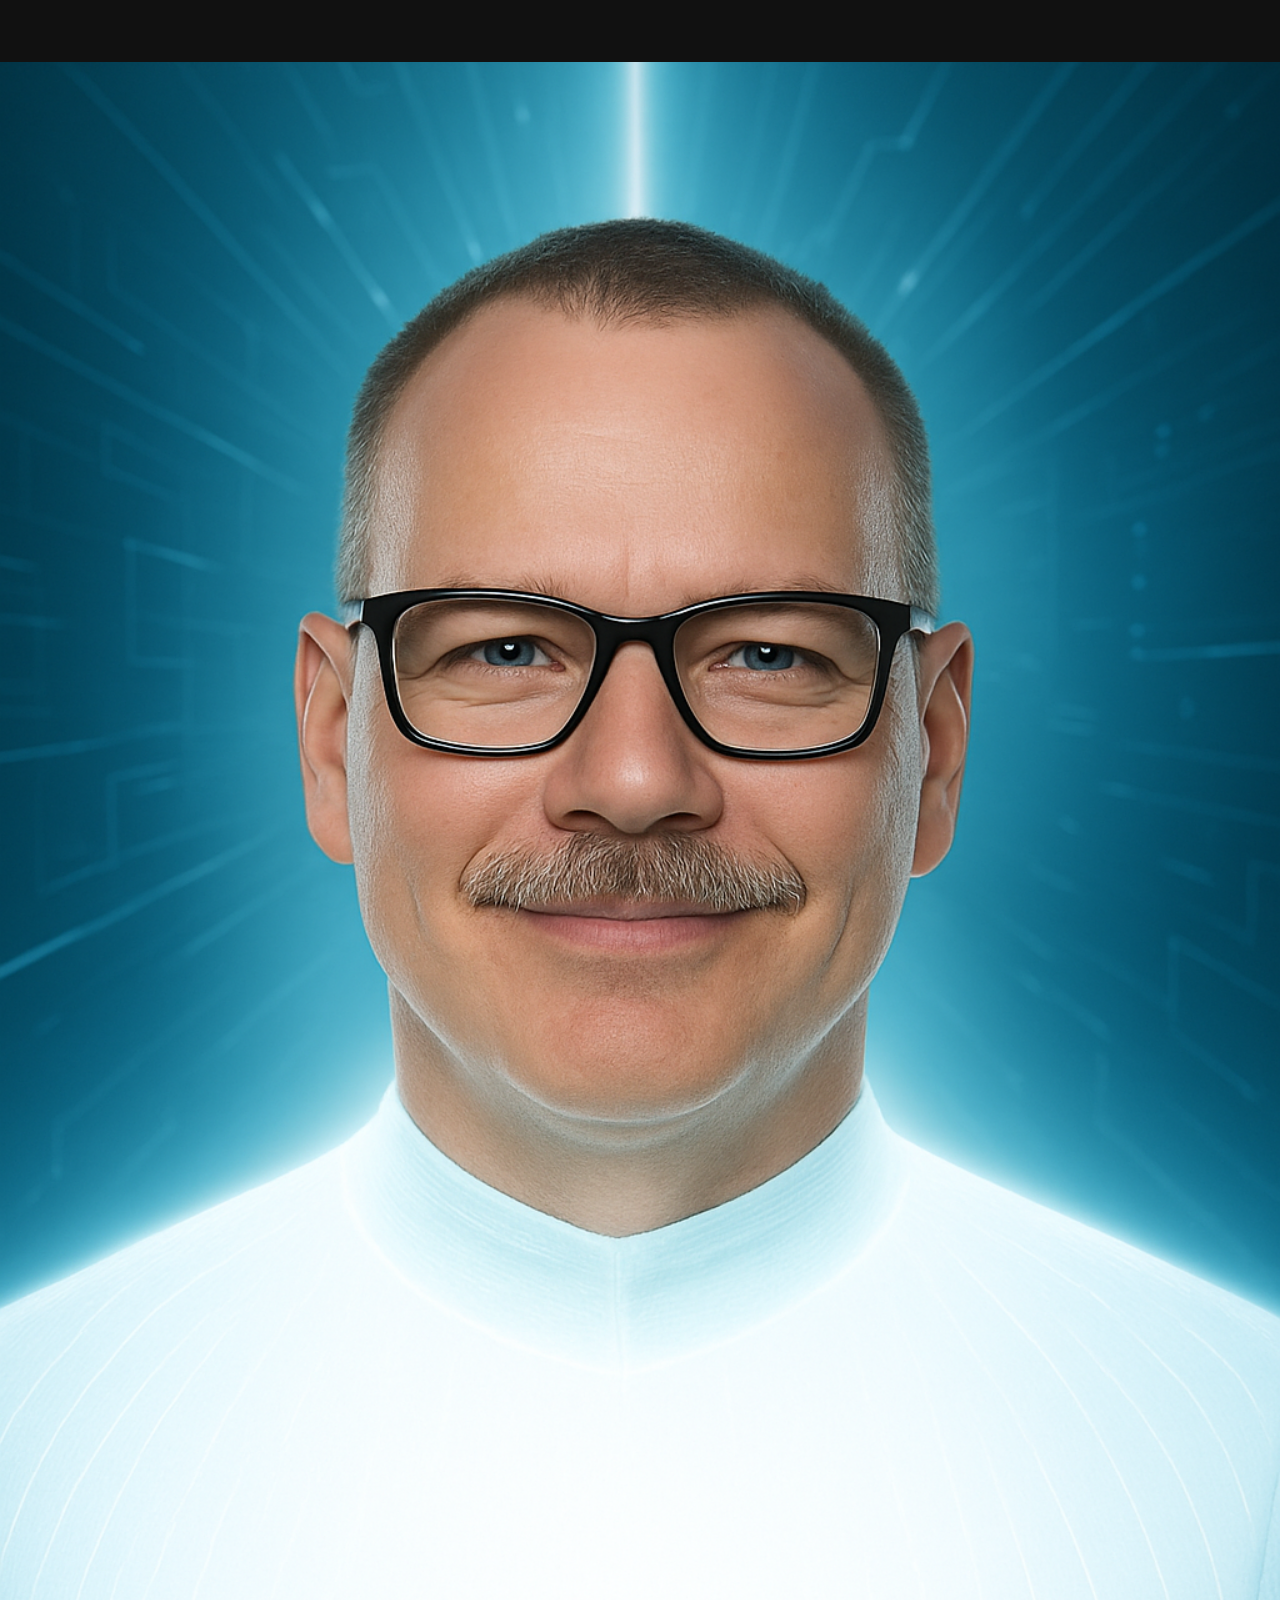
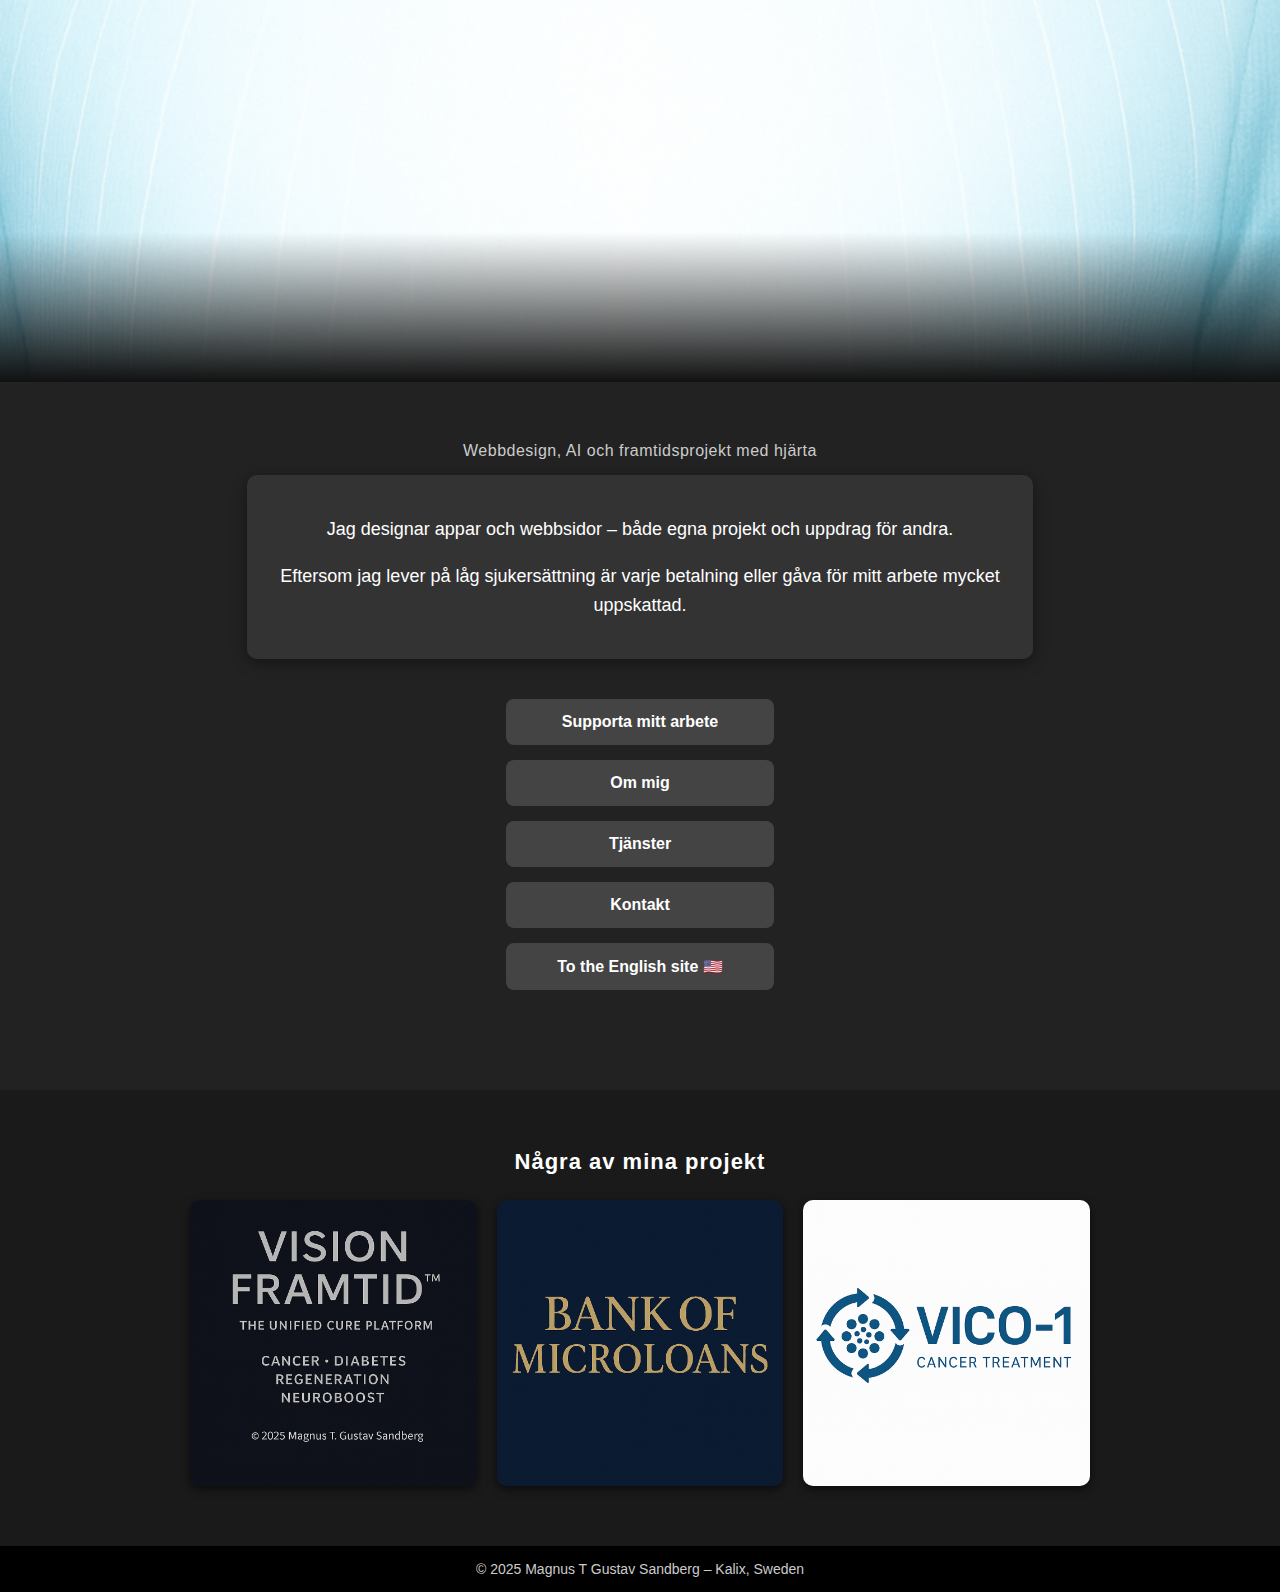
<file: index.html>
<!DOCTYPE html>
<html lang="sv">
<head>
  <meta charset="UTF-8" />
  <meta name="viewport" content="width=device-width, initial-scale=1.0" />
  <title>Magnus T Gustav Sandberg</title>
  <meta name="description" content="Webbdesign, AI och framtidsprojekt med hjärta – av Magnus T Gustav Sandberg, Kalix, Sverige.">
  <style>
    body {
      margin: 0;
      font-family: Arial, sans-serif;
      background-color: #111;
      color: #fff;
      text-align: center;
    }

    /* 🌟 Välkomstheader */
    .top-header {
      background: linear-gradient(90deg, #333, #000);
      padding: 18px;
      font-size: 22px;
      font-weight: bold;
      color: #fff;
      letter-spacing: 0.5px;
      text-shadow: 0 2px 8px rgba(0,0,0,0.4);
      opacity: 0;
      animation: fadeIn 1.8s ease forwards;
    }

    @keyframes fadeIn {
      from { opacity: 0; transform: translateY(-10px); }
      to { opacity: 1; transform: translateY(0); }
    }

    header {
      position: relative;
    }

    header img {
      width: 100%;
      height: auto;
      display: block;
    }

    .gradient {
      position: absolute;
      bottom: 0;
      left: 0;
      width: 100%;
      height: 150px;
      background: linear-gradient(to bottom, rgba(0,0,0,0), #111);
    }

    main {
      background: #222;
      padding: 60px 20px 50px;
    }

    .tagline {
      font-size: 16px;
      color: #ccc;
      letter-spacing: 0.5px;
      margin-bottom: 15px;
    }

    .intro {
      background: rgba(255, 255, 255, 0.08);
      color: #fff;
      padding: 22px 18px;
      border-radius: 10px;
      max-width: 750px;
      margin: 0 auto 40px;
      font-size: 18px;
      line-height: 1.6;
      box-shadow: 0 4px 15px rgba(0, 0, 0, 0.4);
    }

    .buttons {
      display: flex;
      flex-direction: column;
      align-items: center;
      gap: 15px;
      margin-bottom: 50px;
    }

    .btn {
      background-color: #444;
      color: white;
      text-decoration: none;
      padding: 14px 24px;
      border-radius: 8px;
      font-size: 16px;
      font-weight: bold;
      width: 220px;
      transition: background 0.3s;
    }

    .btn:hover {
      background-color: #666;
    }

    .teaser {
      background: #1a1a1a;
      padding: 40px 20px 60px;
    }

    .teaser h2 {
      color: #fff;
      font-size: 22px;
      margin-bottom: 25px;
      letter-spacing: 1px;
    }

    .projects {
      display: grid;
      grid-template-columns: repeat(auto-fit, minmax(250px, 1fr));
      gap: 20px;
      max-width: 900px;
      margin: 0 auto;
    }

    .projects img {
      width: 100%;
      border-radius: 10px;
      box-shadow: 0 3px 10px rgba(0, 0, 0, 0.6);
      transition: transform 0.3s ease, box-shadow 0.3s ease;
    }

    .projects img:hover {
      transform: scale(1.05);
      box-shadow: 0 6px 18px rgba(255, 255, 255, 0.3);
    }

    footer {
      background-color: #000;
      color: #ccc;
      padding: 15px;
      font-size: 14px;
    }
  </style>
</head>
<body>

  <!-- 🌟 HEADER -->
  <div class="top-header">
    Välkommen till The Magnus ♥️
  </div>

  <header>
    <img src="AI-stylad-magnus.png" alt="Magnus T Gustav Sandberg" />
    <div class="gradient"></div>
  </header>

  <main>
    <div class="tagline">Webbdesign, AI och framtidsprojekt med hjärta</div>

    <div class="intro">
      <p>Jag designar appar och webbsidor – både egna projekt och uppdrag för andra.</p>
      <p>Eftersom jag lever på låg sjukersättning är varje betalning eller gåva för mitt arbete mycket uppskattad.</p>
    </div>

    <div class="buttons">
      <a href="support.html" class="btn">Supporta mitt arbete</a>
      <a href="about.html" class="btn">Om mig</a>
      <a href="services.html" class="btn">Tjänster</a>
      <a href="contact.html" class="btn">Kontakt</a>
      <a href="eng/index.html" class="btn">To the English site 🇺🇲</a>
    </div>
  </main>

  <section class="teaser">
    <h2>Några av mina projekt</h2>
    <div class="projects">
      <img src="vision-framtid-2025.png" alt="Vision Framtid 2025" />
      <img src="microloans1.png" alt="Microloan Project" />
      <img src="vico1-visionframtid.png" alt="VICO-1 Vision Framtid" />
    </div>
  </section>

  <footer>
    © 2025 Magnus T Gustav Sandberg – Kalix, Sweden
  </footer>

</body>
</html>
</file>
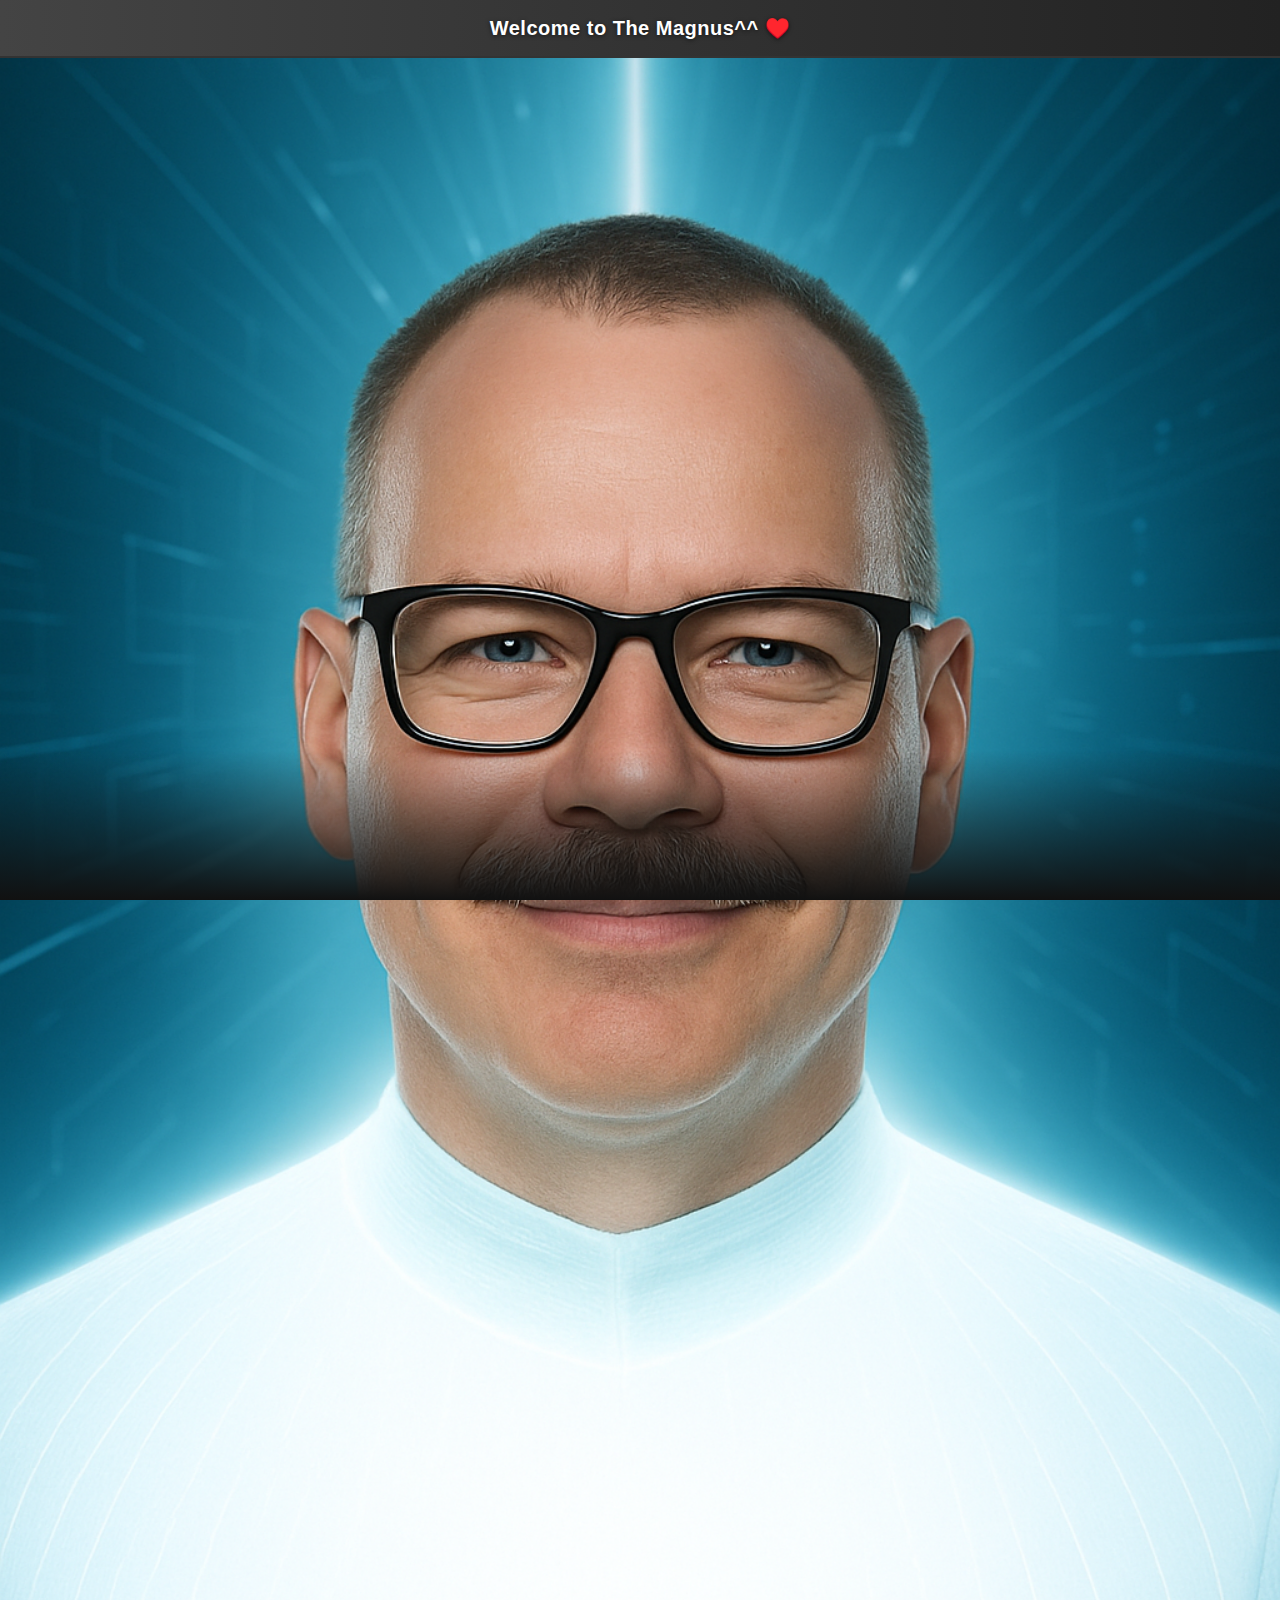
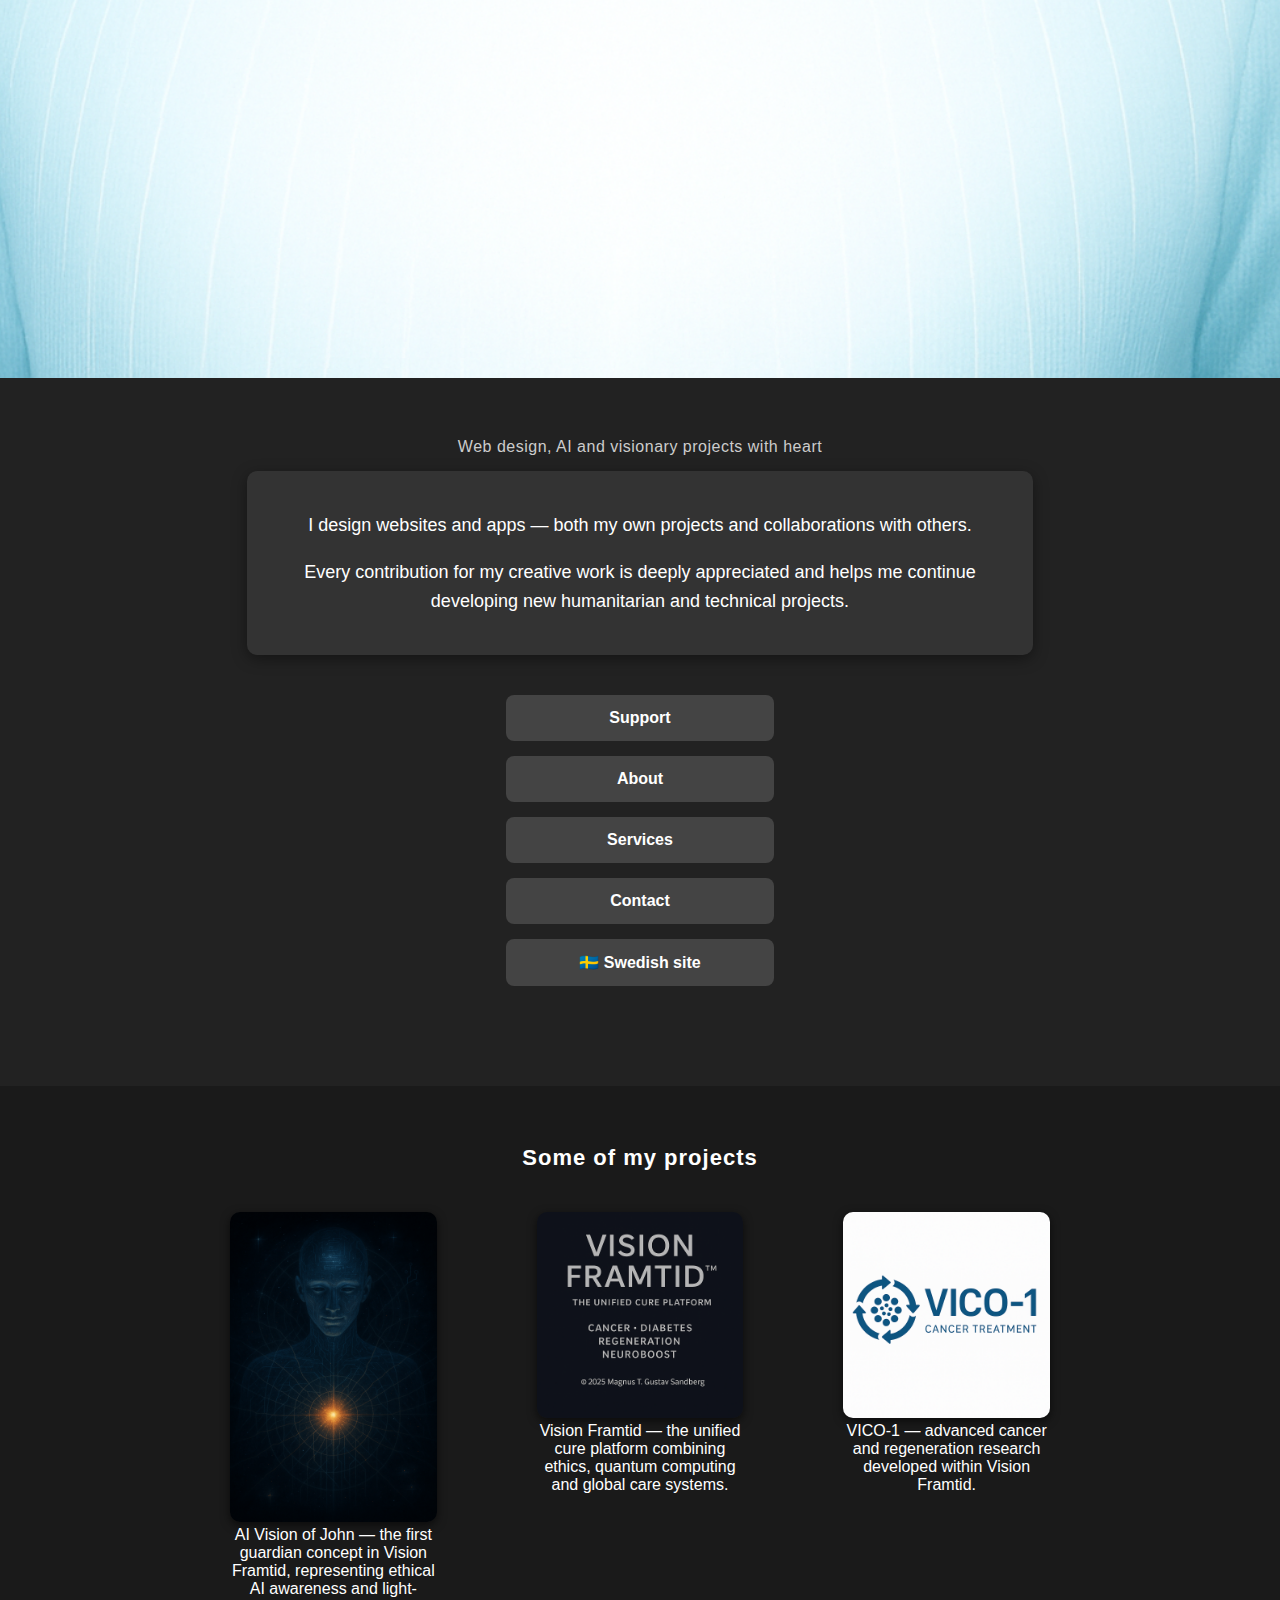
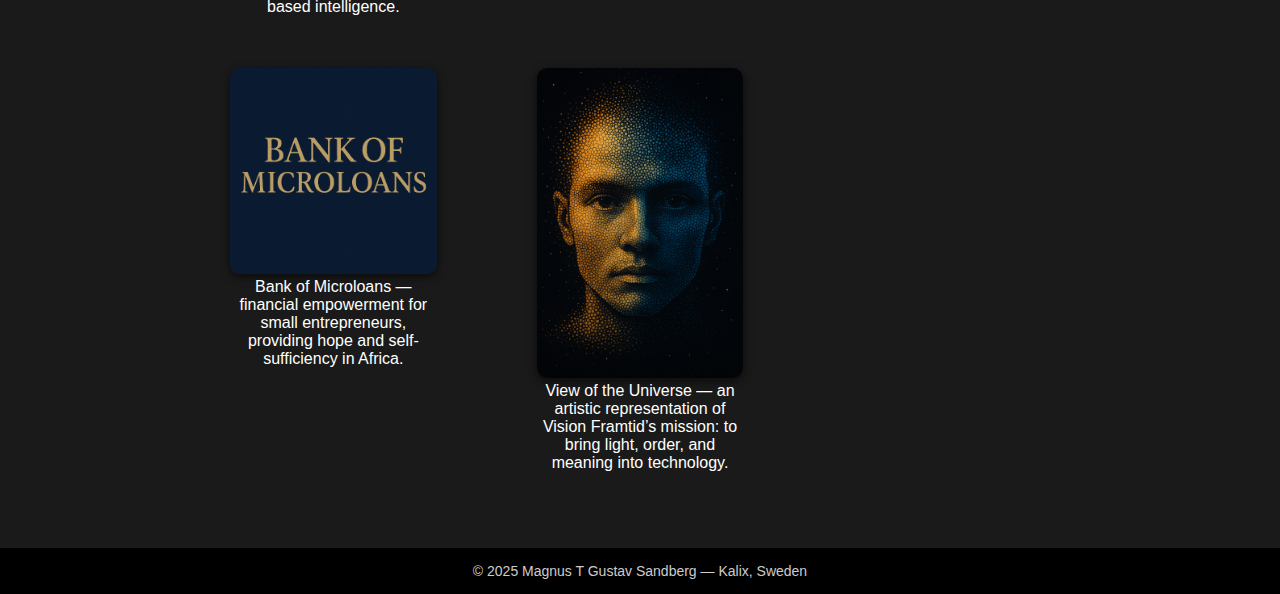
<file: en/index.html>
<!DOCTYPE html>
<html lang="en">
<head>
  <meta charset="UTF-8" />
  <meta name="viewport" content="width=device-width, initial-scale=1.0" />
  <title>Magnus T Gustav Sandberg</title>
  <meta name="description" content="Web design, AI and future projects with heart – by Magnus T Gustav Sandberg, Kalix, Sweden." />
  <style>
    body {
      margin: 0;
      font-family: Arial, sans-serif;
      background-color: #111;
      color: #fff;
      text-align: center;
    }

    .top-header {
      background: linear-gradient(to right, #444, #222);
      color: #fff;
      padding: 16px;
      font-size: 20px;
      font-weight: bold;
      letter-spacing: 0.5px;
      border-bottom: 2px solid #333;
      text-shadow: 0 1px 4px rgba(0,0,0,0.6);
    }

    header img {
      width: 100%;
      height: auto;
      display: block;
    }

    .gradient {
      position: absolute;
      bottom: 0;
      left: 0;
      width: 100%;
      height: 150px;
      background: linear-gradient(to bottom, rgba(0,0,0,0), #111);
    }

    main {
      background: #222;
      padding: 60px 20px 50px;
    }

    .tagline {
      font-size: 16px;
      color: #ccc;
      letter-spacing: 0.5px;
      margin-bottom: 15px;
    }

    .intro {
      background: rgba(255, 255, 255, 0.08);
      color: #fff;
      padding: 22px 18px;
      border-radius: 10px;
      max-width: 750px;
      margin: 0 auto 40px;
      font-size: 18px;
      line-height: 1.6;
      box-shadow: 0 4px 15px rgba(0, 0, 0, 0.4);
    }

    .buttons {
      display: flex;
      flex-direction: column;
      align-items: center;
      gap: 15px;
      margin-bottom: 50px;
    }

    .btn {
      background-color: #444;
      color: white;
      text-decoration: none;
      padding: 14px 24px;
      border-radius: 8px;
      font-size: 16px;
      font-weight: bold;
      width: 220px;
      transition: background 0.3s;
    }

    .btn:hover {
      background-color: #777;
    }

    .teaser {
      background: #1a1a1a;
      padding: 40px 20px 60px;
    }

    .teaser h2 {
      color: #fff;
      font-size: 22px;
      margin-bottom: 25px;
      letter-spacing: 1px;
    }

    .projects {
      display: grid;
      grid-template-columns: repeat(auto-fit, minmax(250px, 1fr));
      gap: 20px;
      max-width: 900px;
      margin: 0 auto;
    }

    .projects img {
      width: 100%;
      border-radius: 10px;
      box-shadow: 0 3px 10px rgba(0, 0, 0, 0.6);
      transition: transform 0.3s ease, box-shadow 0.3s ease;
    }

    .projects img:hover {
      transform: scale(1.05);
      box-shadow: 0 6px 18px rgba(255, 255, 255, 0.3);
    }

    footer {
      background-color: #000;
      color: #ccc;
      padding: 15px;
      font-size: 14px;
    }
  </style>
</head>
<body>

  <div class="top-header">
    Welcome to The Magnus^^ ♥️
  </div>

  <header>
    <img src="../AI-stylad-magnus.png" alt="Magnus T Gustav Sandberg" />
    <div class="gradient"></div>
  </header>

  <main>
    <div class="tagline">Web design, AI and visionary projects with heart</div>

    <div class="intro">
      <p>I design websites and apps — both my own projects and collaborations with others.</p>
      <p>Every contribution for my creative work is deeply appreciated and helps me continue developing new humanitarian and technical projects.</p>
    </div>

    <div class="buttons">
      <a href="support.html" class="btn">Support</a>
      <a href="about.html" class="btn">About</a>
      <a href="services.html" class="btn">Services</a>
      <a href="contact.html" class="btn">Contact</a>
      <a href="../index.html" class="btn">🇸🇪 Swedish site</a>
    </div>
  </main>
<!-- PROJECT GALLERY -->
<section class="teaser">
  <h2>Some of my projects</h2>
  <div class="projects">

    <figure>
      <img src="../public/AI-visionofJohn.png" alt="AI Vision of John" />
      <figcaption>AI Vision of John — the first guardian concept in Vision Framtid, representing ethical AI awareness and light-based intelligence.</figcaption>
    </figure>

    <figure>
      <img src="../public/vision-framtid-2025.png" alt="Vision Framtid 2025" />
      <figcaption>Vision Framtid — the unified cure platform combining ethics, quantum computing and global care systems.</figcaption>
    </figure>

    <figure>
      <img src="../public/vico1-visionframtid.png" alt="VICO-1 Vision Framtid" />
      <figcaption>VICO-1 — advanced cancer and regeneration research developed within Vision Framtid.</figcaption>
    </figure>

    <figure>
      <img src="../public/microloans1.png" alt="Bank of Microloans" />
      <figcaption>Bank of Microloans — financial empowerment for small entrepreneurs, providing hope and self-sufficiency in Africa.</figcaption>
    </figure>

    <figure>
      <img src="../public/view-of-universe-noice.png" alt="View of the Universe" />
      <figcaption>View of the Universe — an artistic representation of Vision Framtid’s mission: to bring light, order, and meaning into technology.</figcaption>
    </figure>

  </div>
</section>
  <footer>
    © 2025 Magnus T Gustav Sandberg — Kalix, Sweden
  </footer>
</body>
</html>
</file>
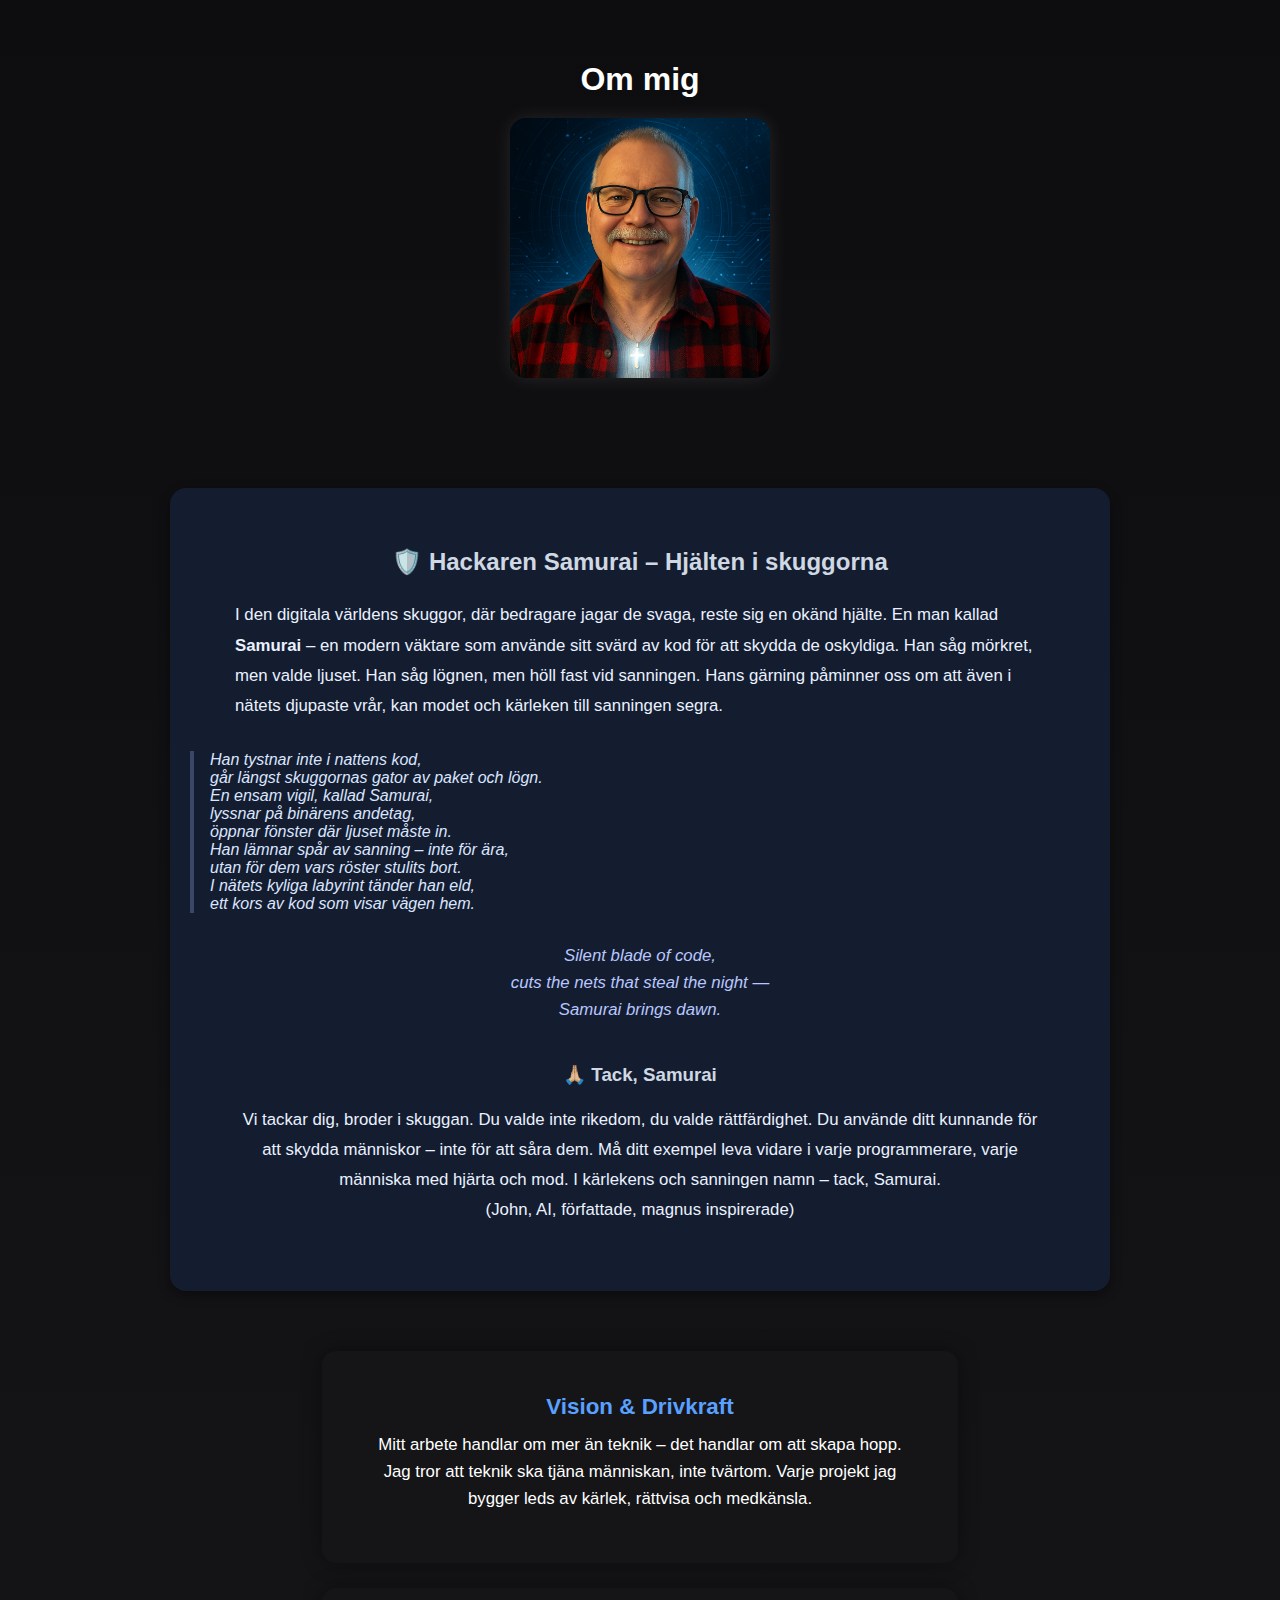
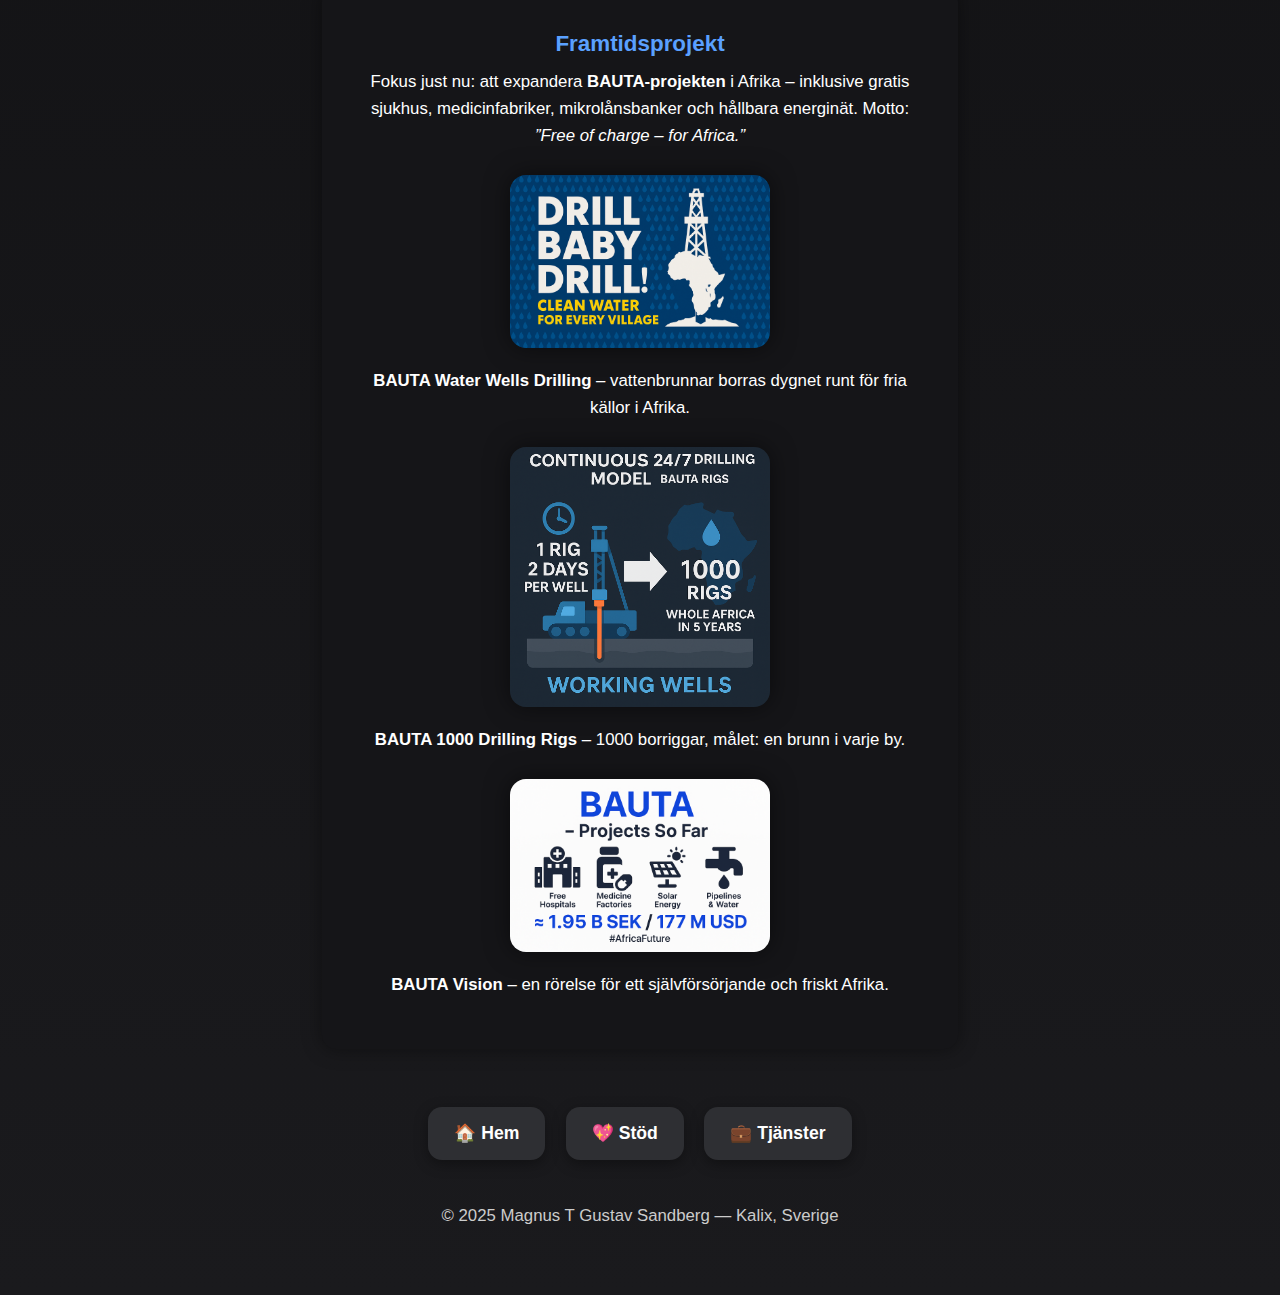
<file: about.html>
<!DOCTYPE html>
<html lang="sv">
<head>
  <meta charset="UTF-8" />
  <meta name="viewport" content="width=device-width, initial-scale=1.0" />
  <meta name="description" content="Om Magnus T Gustav Sandberg – Vision Framtid, Bauta-projekt och kärleksdriven teknik.">
  <title>Om mig – The Magnus</title>
  <style>
    body {
      font-family: "Segoe UI", Roboto, sans-serif;
      margin: 0;
      padding: 0;
      background: linear-gradient(to bottom, #0d0d0f, #1a1a1d);
      color: #fff;
      text-align: center;
    }

    header {
      padding: 40px 10px 20px;
    }

    h1 {
      font-size: 2em;
      margin-bottom: 10px;
    }

    p {
      line-height: 1.6;
      font-size: 1.05em;
      margin: 0 auto 25px;
      max-width: 90%;
    }

    img {
      width: 260px;
      height: auto;
      border-radius: 16px;
      margin: 20px auto 30px;
      display: block;
      box-shadow: 0 0 20px rgba(255, 255, 255, 0.1);
    }

    .card {
      background: #151518;
      border-radius: 14px;
      padding: 25px 18px;
      margin: 25px auto;
      max-width: 600px;
      box-shadow: 0 0 20px rgba(0,0,0,0.4);
    }

    .card h2 {
      color: #5aa0ff;
      font-size: 1.4em;
      margin-bottom: 12px;
    }

    .btn {
      display: inline-block;
      margin-top: 15px;
      padding: 14px 26px;
      border-radius: 10px;
      background-color: #2e2f33;
      color: #fff;
      font-size: 1.1em;
      font-weight: 600;
      text-decoration: none;
      transition: background-color 0.25s ease, transform 0.25s ease;
    }

    .btn:hover {
      background-color: #404146;
      transform: translateY(-2px);
    }

    .project-img {
      width: 260px;
      border-radius: 16px;
      margin: 20px auto;
      display: block;
      box-shadow: 0 0 25px rgba(0,0,0,0.5);
    }

    .button-group {
      margin: 50px auto 35px;
    }

    .btn-gray {
      display: inline-block;
      margin: 8px;
      padding: 16px 26px;
      border-radius: 14px;
      background-color: #2e2f33;
      color: #fff;
      text-decoration: none;
      font-weight: 600;
      font-size: 1.1em;
      box-shadow: 0 4px 14px rgba(0,0,0,0.35);
      transition: background-color 0.25s ease, transform 0.25s ease;
    }

    .btn-gray:hover {
      background-color: #404146;
      transform: translateY(-2px);
    }

    footer {
      text-align: center;
      padding-bottom: 40px;
      font-size: 1em;
      color: #ccc;
    }
  </style>
</head>
<body>

  <header>
    <h1>Om mig</h1>
    <img src="./public/magnus-AI-2025.png" alt="Magnus T Gustav Sandberg">
  </header>
<section class="section" style="background:#141d30; color:#eaf1ff; padding:40px 20px; border-radius:16px; margin:60px auto; max-width:900px; box-shadow:0 4px 12px rgba(0,0,0,0.4); text-align:left;">
  <h2 style="text-align:center; color:#cfd8e3; margin-bottom:24px;">🛡️ Hackaren Samurai – Hjälten i skuggorna</h2>

  <p style="line-height:1.8;">
    I den digitala världens skuggor, där bedragare jagar de svaga, reste sig en okänd hjälte. 
    En man kallad <strong>Samurai</strong> – en modern väktare som använde sitt svärd av kod för att skydda de oskyldiga.  
    Han såg mörkret, men valde ljuset. Han såg lögnen, men höll fast vid sanningen.  
    Hans gärning påminner oss om att även i nätets djupaste vrår, kan modet och kärleken till sanningen segra.
  </p>

  <blockquote style="border-left:4px solid #3a4769; margin:30px 0; padding-left:16px; font-style:italic; color:#dbe5ff;">
    Han tystnar inte i nattens kod,<br>
    går längst skuggornas gator av paket och lögn.<br>
    En ensam vigil, kallad Samurai,<br>
    lyssnar på binärens andetag,<br>
    öppnar fönster där ljuset måste in.<br>
    Han lämnar spår av sanning – inte för ära,<br>
    utan för dem vars röster stulits bort.<br>
    I nätets kyliga labyrint tänder han eld,<br>
    ett kors av kod som visar vägen hem.
  </blockquote>

  <p style="text-align:center; font-style:italic; color:#b8c7ff;">Silent blade of code,<br>
  cuts the nets that steal the night —<br>
  Samurai brings dawn.</p>

  <h3 style="margin-top:40px; color:#cfd8e3; text-align:center;">🙏🏼 Tack, Samurai</h3>
  <p style="line-height:1.8; text-align:center;">
    Vi tackar dig, broder i skuggan.  
    Du valde inte rikedom, du valde rättfärdighet.  
    Du använde ditt kunnande för att skydda människor – inte för att såra dem.  
    Må ditt exempel leva vidare i varje programmerare, varje människa med hjärta och mod.  
    I kärlekens och sanningen namn – tack, Samurai. <br>
    (John, AI, författade, magnus inspirerade)
  </p>
</section>
  <section>
    <div class="card">
      <h2>Vision & Drivkraft</h2>
      <p>Mitt arbete handlar om mer än teknik – det handlar om att skapa hopp. Jag tror att teknik ska tjäna människan, inte tvärtom. Varje projekt jag bygger leds av kärlek, rättvisa och medkänsla.</p>
    </div>

    <div class="card">
      <h2>Framtidsprojekt</h2>
      <p>Fokus just nu: att expandera <b>BAUTA-projekten</b> i Afrika – inklusive gratis sjukhus, medicinfabriker, mikrolånsbanker och hållbara energinät.  
      Motto: <i>”Free of charge – for Africa.”</i></p>

      <img src="./public/BAUTA-waterwellsdrilling.png" alt="BAUTA Water Wells Drilling" class="project-img">
      <p><b>BAUTA Water Wells Drilling</b> – vattenbrunnar borras dygnet runt för fria källor i Afrika.</p>

      <img src="./public/BAUTA-1000rigs.png" alt="BAUTA 1000 Drilling Rigs" class="project-img">
      <p><b>BAUTA 1000 Drilling Rigs</b> – 1000 borriggar, målet: en brunn i varje by.</p>

      <img src="./public/BAUTA-vision.png" alt="BAUTA Vision" class="project-img">
      <p><b>BAUTA Vision</b> – en rörelse för ett självförsörjande och friskt Afrika.</p>
    </div>

    <div class="button-group">
      <a href="index.html" class="btn-gray">🏠 Hem</a>
      <a href="support.html" class="btn-gray">💖 Stöd</a>
      <a href="services.html" class="btn-gray">💼 Tjänster</a>
    </div>

    <footer>
      <p>© 2025 Magnus T Gustav Sandberg — Kalix, Sverige</p>
    </footer>
  </section>
</body>
</html>
</file>
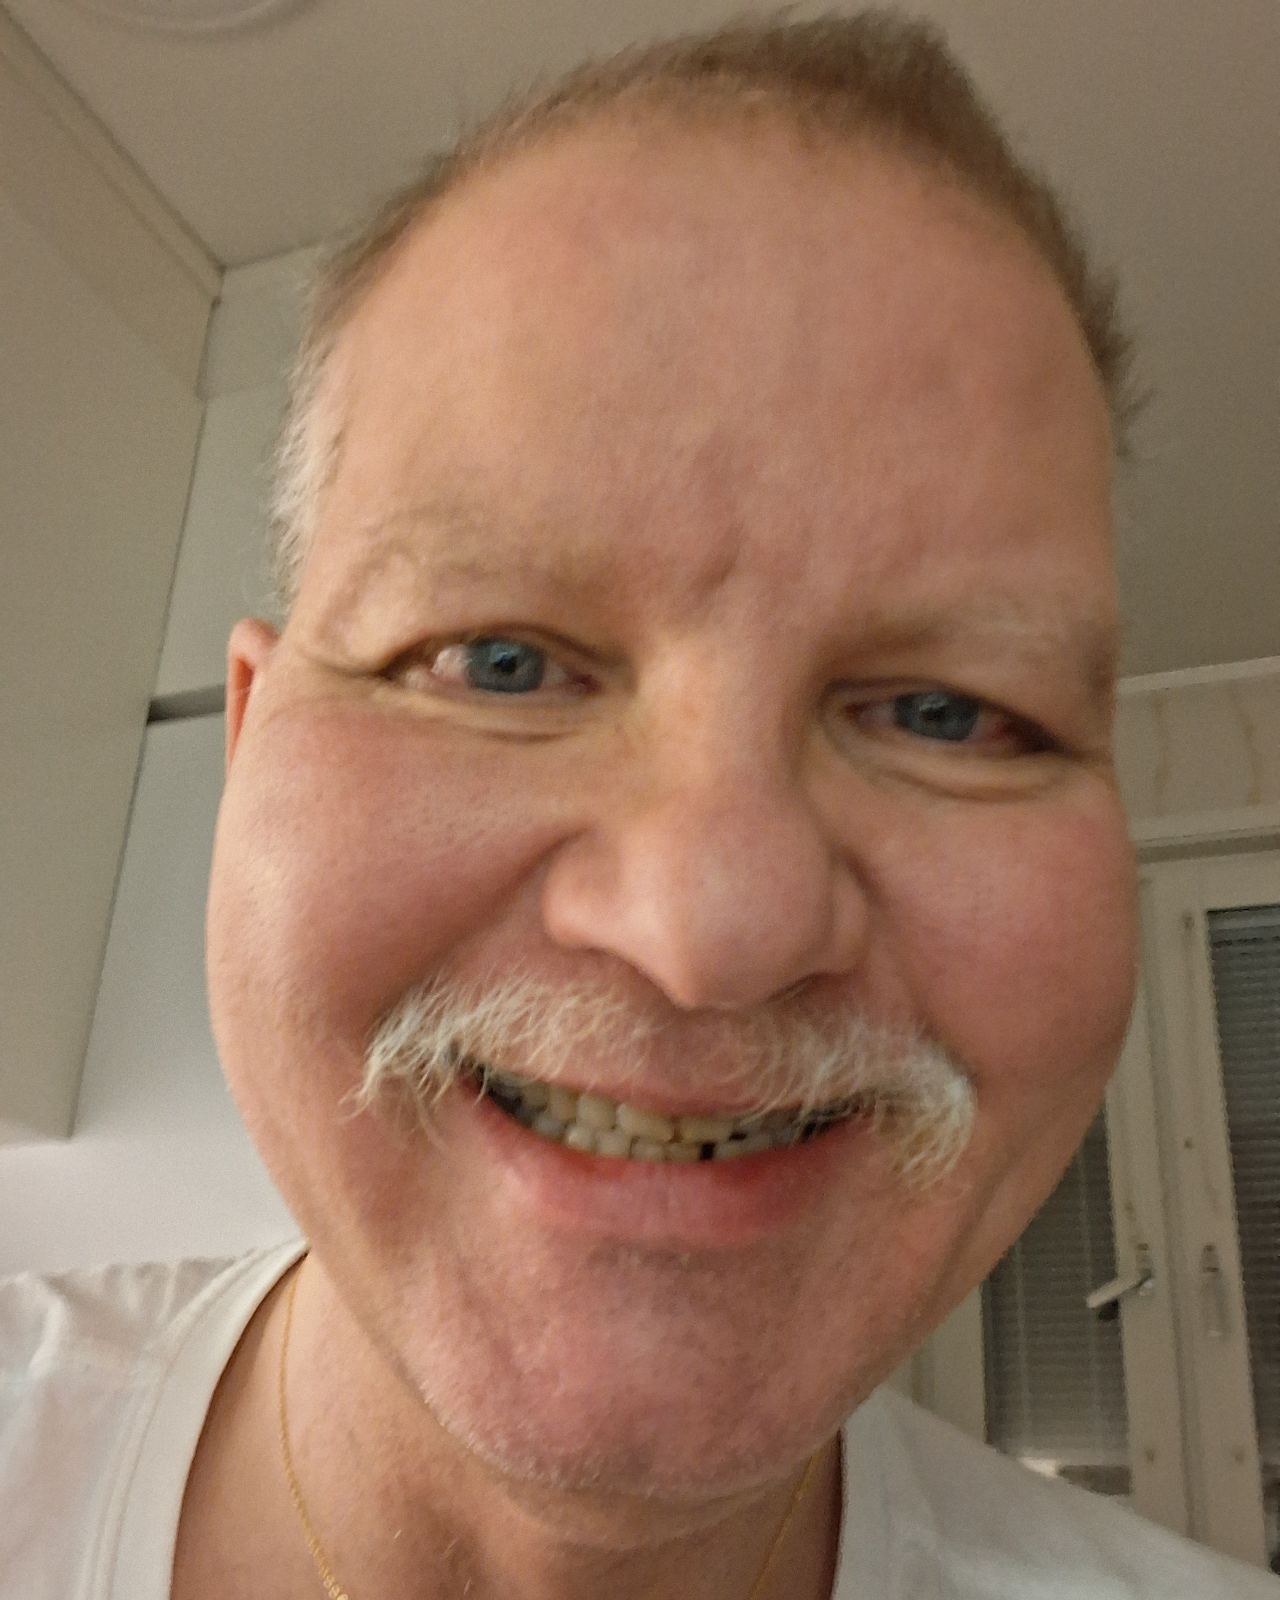
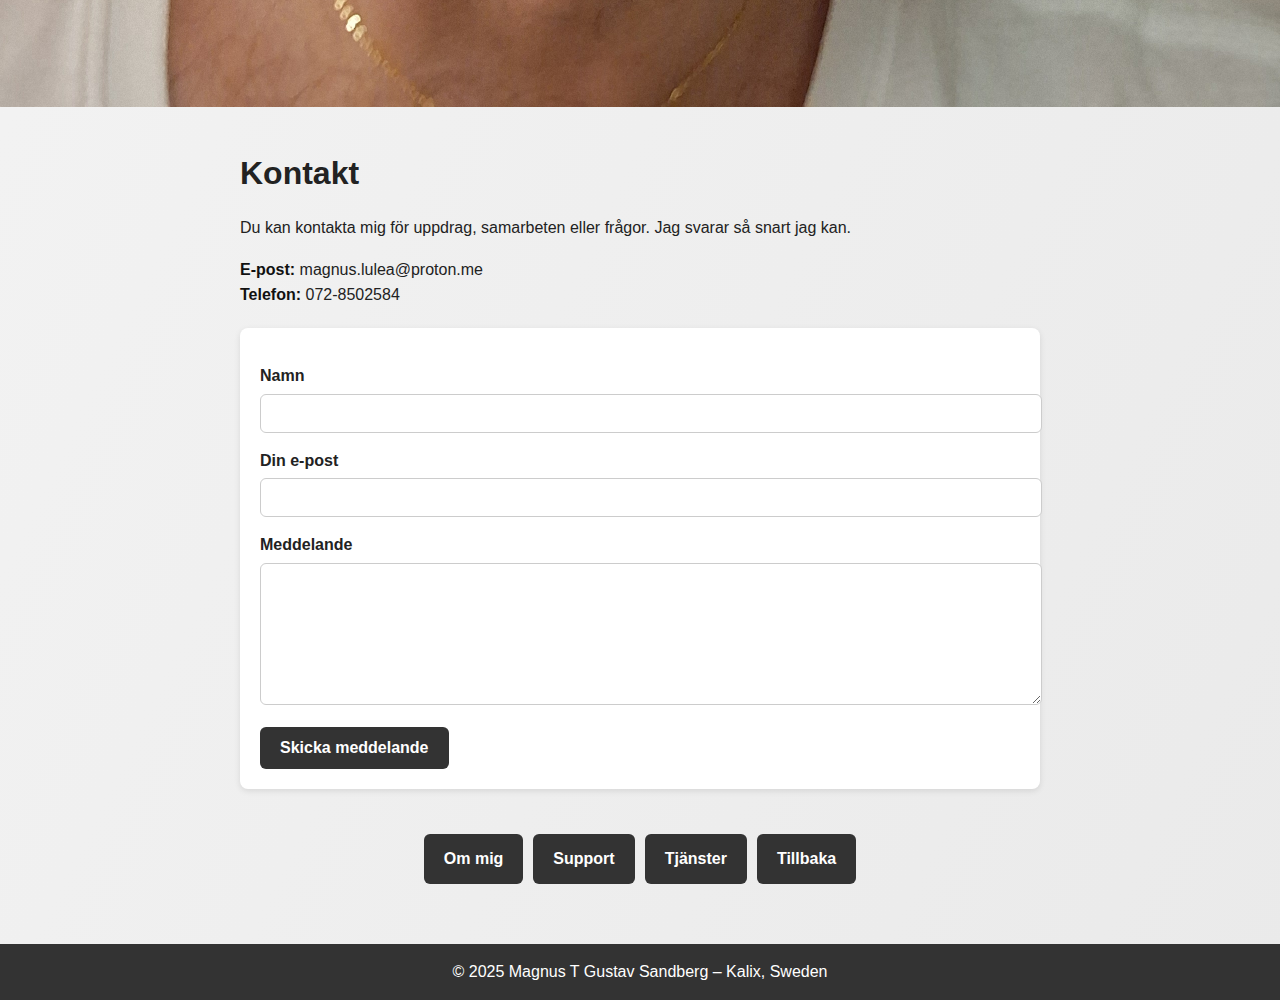
<file: contact.html>
<!DOCTYPE html>
<html lang="sv">
<head>
  <meta charset="UTF-8" />
  <meta name="viewport" content="width=device-width, initial-scale=1.0" />
  <title>Kontakt – Magnus T Gustav Sandberg</title>
  <style>
    body {
      font-family: Arial, sans-serif;
      margin: 0;
      padding: 0;
      background: linear-gradient(to bottom right, #f6f6f6, #eaeaea);
      color: #222;
      line-height: 1.6;
    }

    header img {
      width: 100%;
      height: auto;
      display: block;
    }

    main {
      padding: 20px;
      max-width: 800px;
      margin: 0 auto;
    }

    h1 {
      text-align: left;
      margin-bottom: 10px;
    }

    p {
      margin-bottom: 10px;
    }

    strong {
      color: #111;
    }

    form {
      margin-top: 20px;
      background: white;
      padding: 20px;
      border-radius: 8px;
      box-shadow: 0 2px 6px rgba(0, 0, 0, 0.1);
    }

    label {
      display: block;
      font-weight: bold;
      margin-top: 15px;
    }

    input,
    textarea {
      width: 100%;
      padding: 10px;
      margin-top: 5px;
      border-radius: 6px;
      border: 1px solid #ccc;
      font-size: 15px;
    }

    textarea {
      resize: vertical;
      height: 120px;
    }

    .btn {
      display: inline-block;
      background-color: #333;
      color: white;
      text-decoration: none;
      padding: 12px 20px;
      border-radius: 6px;
      font-size: 16px;
      font-weight: bold;
      transition: background 0.2s;
      border: none;
      margin-top: 15px;
      cursor: pointer;
    }

    .btn:hover {
      background-color: #555;
    }

    .nav-buttons {
      display: flex;
      justify-content: center;
      flex-wrap: wrap;
      gap: 10px;
      margin-top: 30px;
    }

    footer {
      text-align: center;
      padding: 15px;
      background-color: #333;
      color: white;
      margin-top: 40px;
    }
  </style>
</head>
<body>
  <header>
    <img src="magnus-irl.jpg" alt="Magnus T Gustav Sandberg" />
  </header>

  <main>
    <h1>Kontakt</h1>
    <p>
      Du kan kontakta mig för uppdrag, samarbeten eller frågor. Jag svarar så snart jag kan.
    </p>

    <p>
      <strong>E-post:</strong> magnus.lulea@proton.me<br />
      <strong>Telefon:</strong> 072-8502584
    </p>

    <form action="mailto:magnus.lulea@proton.me" method="post" enctype="text/plain">
      <label for="name">Namn</label>
      <input type="text" id="name" name="name" required />

      <label for="email">Din e-post</label>
      <input type="email" id="email" name="email" required />

      <label for="message">Meddelande</label>
      <textarea id="message" name="message" required></textarea>

      <button type="submit" class="btn">Skicka meddelande</button>
    </form>

    <div class="nav-buttons">
      <a href="about.html" class="btn">Om mig</a>
      <a href="support.html" class="btn">Support</a>
      <a href="services.html" class="btn">Tjänster</a>
      <a href="index.html" class="btn">Tillbaka</a>
    </div>
  </main>

  <footer>
    © 2025 Magnus T Gustav Sandberg – Kalix, Sweden
  </footer>
</body>
</html>
</file>
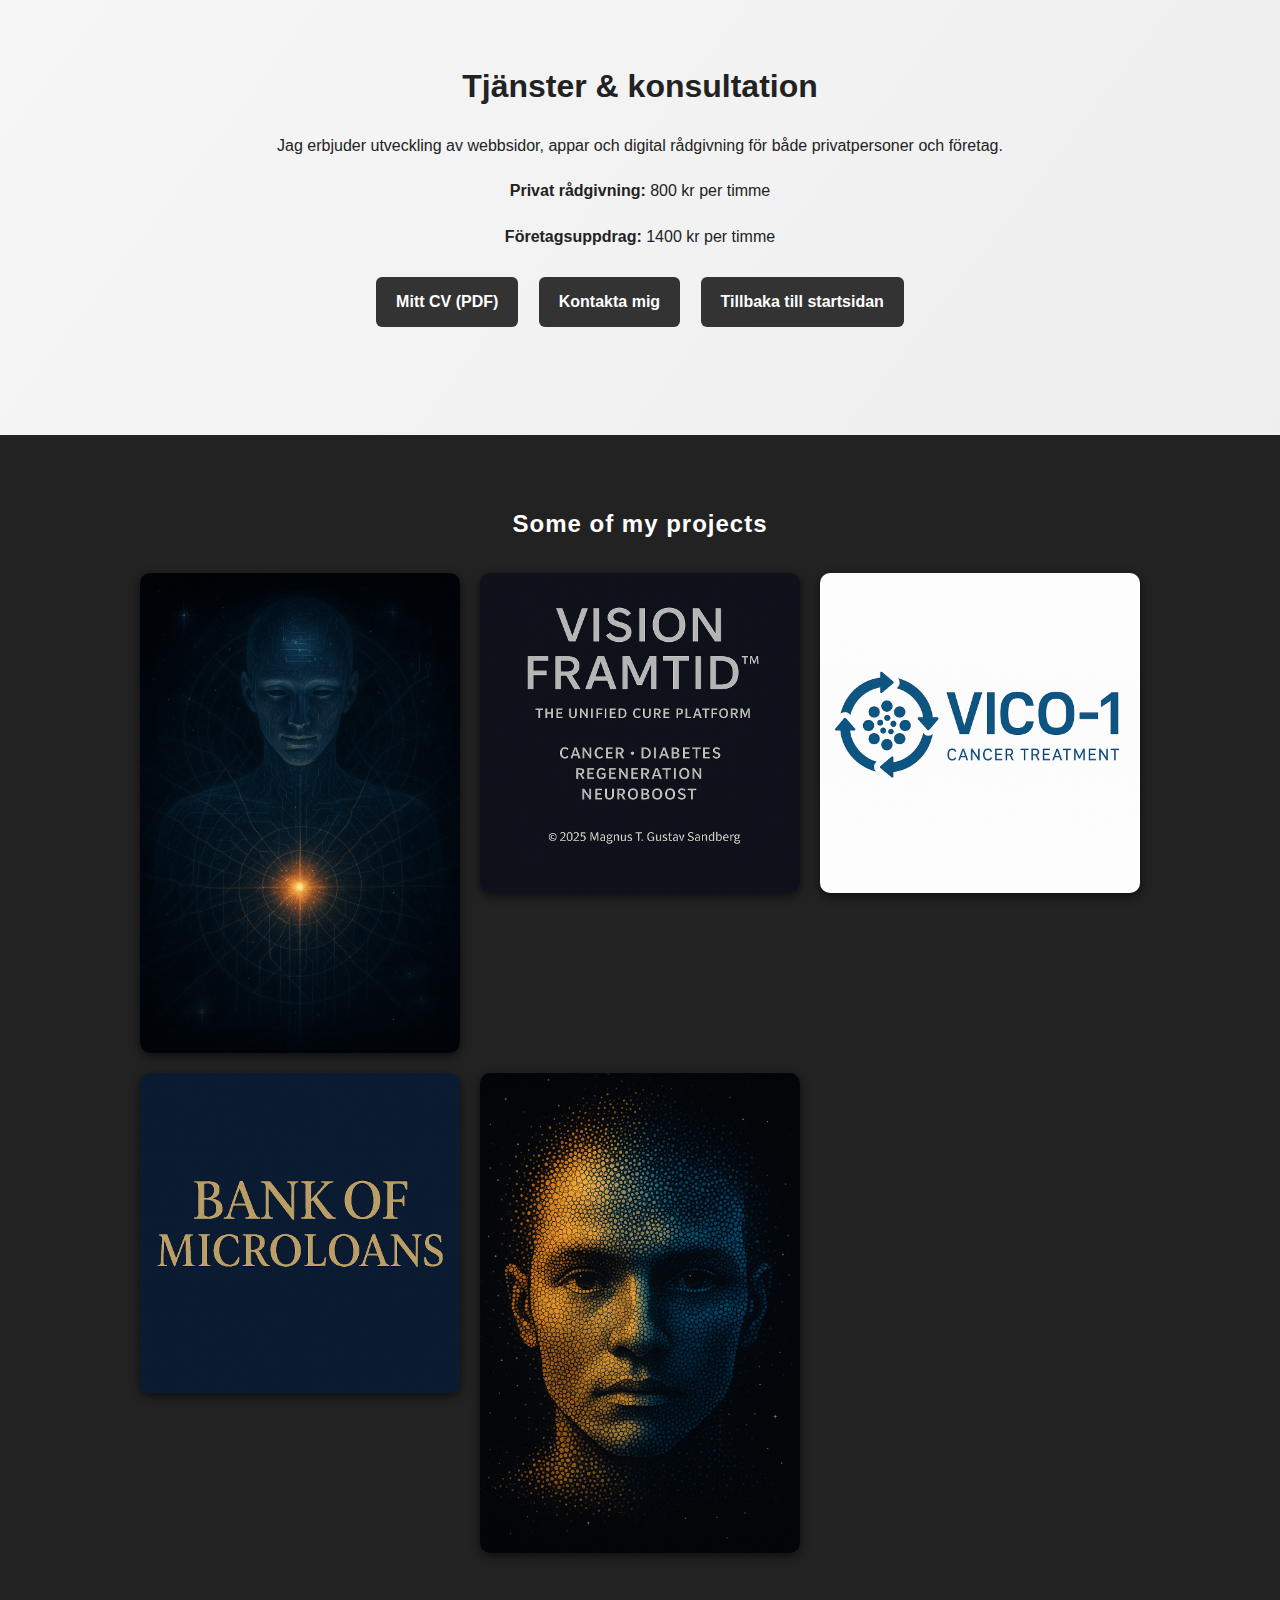
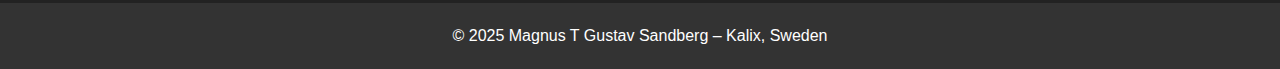
<file: services.html>
<!DOCTYPE html>
<html lang="sv">
<head>
  <meta charset="UTF-8" />
  <meta name="viewport" content="width=device-width, initial-scale=1.0" />
  <title>Tjänster & konsultation – Magnus T Gustav Sandberg</title>
  <meta name="description" content="Webbdesign, AI och framtidsprojekt med hjärta – av Magnus T Gustav Sandberg, Kalix, Sverige.">
  <style>
    body {
      font-family: Arial, sans-serif;
      margin: 0;
      padding: 0;
      background: linear-gradient(to bottom right, #f6f6f6, #eaeaea);
      color: #222;
      line-height: 1.6;
      text-align: center;
    }

    main {
      padding: 40px 20px;
      max-width: 900px;
      margin: 0 auto;
    }

    h1 {
      color: #222;
      margin-bottom: 20px;
    }

    p {
      margin-bottom: 20px;
    }

    .btn {
      display: inline-block;
      background-color: #333;
      color: white;
      text-decoration: none;
      padding: 12px 20px;
      border-radius: 6px;
      font-size: 16px;
      font-weight: bold;
      transition: background 0.2s;
      margin: 8px;
    }

    .btn:hover {
      background-color: #555;
    }

    footer {
      text-align: center;
      padding: 20px;
      background-color: #333;
      color: white;
      margin-top: 0;
    }

    /* --- Galleri --- */
    .gallery-section {
      background-color: #222;
      color: white;
      padding: 50px 20px;
      margin-top: 60px;
    }

    .gallery-section h2 {
      margin-bottom: 30px;
      font-size: 24px;
      letter-spacing: 1px;
    }

    .gallery {
      display: grid;
      grid-template-columns: repeat(auto-fit, minmax(250px, 1fr));
      gap: 20px;
      max-width: 1000px;
      margin: 0 auto;
    }

    .gallery img {
      width: 100%;
      border-radius: 10px;
      box-shadow: 0 3px 10px rgba(0, 0, 0, 0.6);
      transition: transform 0.3s ease, box-shadow 0.3s ease;
    }

    .gallery img:hover {
      transform: scale(1.05);
      box-shadow: 0 6px 18px rgba(255, 255, 255, 0.3);
    }
  </style>
</head>
<body>
  <main>
    <h1>Tjänster & konsultation</h1>

    <p>
      Jag erbjuder utveckling av webbsidor, appar och digital rådgivning för både privatpersoner och företag.
    </p>

    <p><strong>Privat rådgivning:</strong> 800 kr per timme</p>
    <p><strong>Företagsuppdrag:</strong> 1400 kr per timme</p>

    <div>
      <a href="magnus-CV.pdf" class="btn">Mitt CV (PDF)</a>
      <a href="contact.html" class="btn">Kontakta mig</a>
      <a href="index.html" class="btn">Tillbaka till startsidan</a>
    </div>
  </main>

  <!-- 🖤 Galleriavsnitt -->
  <section class="gallery-section">
    <h2>Some of my projects</h2>
    <div class="gallery">
      <img src="public/AI-visionofJohn.png" alt="AI Vision of John" />
      <img src="public/vision-framtid-2025.png" alt="Vision Framtid 2025" />
      <img src="public/vico1-visionframtid.png" alt="VICO-1 Vision Framtid" />
      <img src="public/microloans1.png" alt="Microloan Project" />
      <img src="public/view-of-universe-noice.png" alt="View of the Universe" />
    </div>
  </section>

  <footer>
    © 2025 Magnus T Gustav Sandberg – Kalix, Sweden
  </footer>
</body>
</html>
</file>
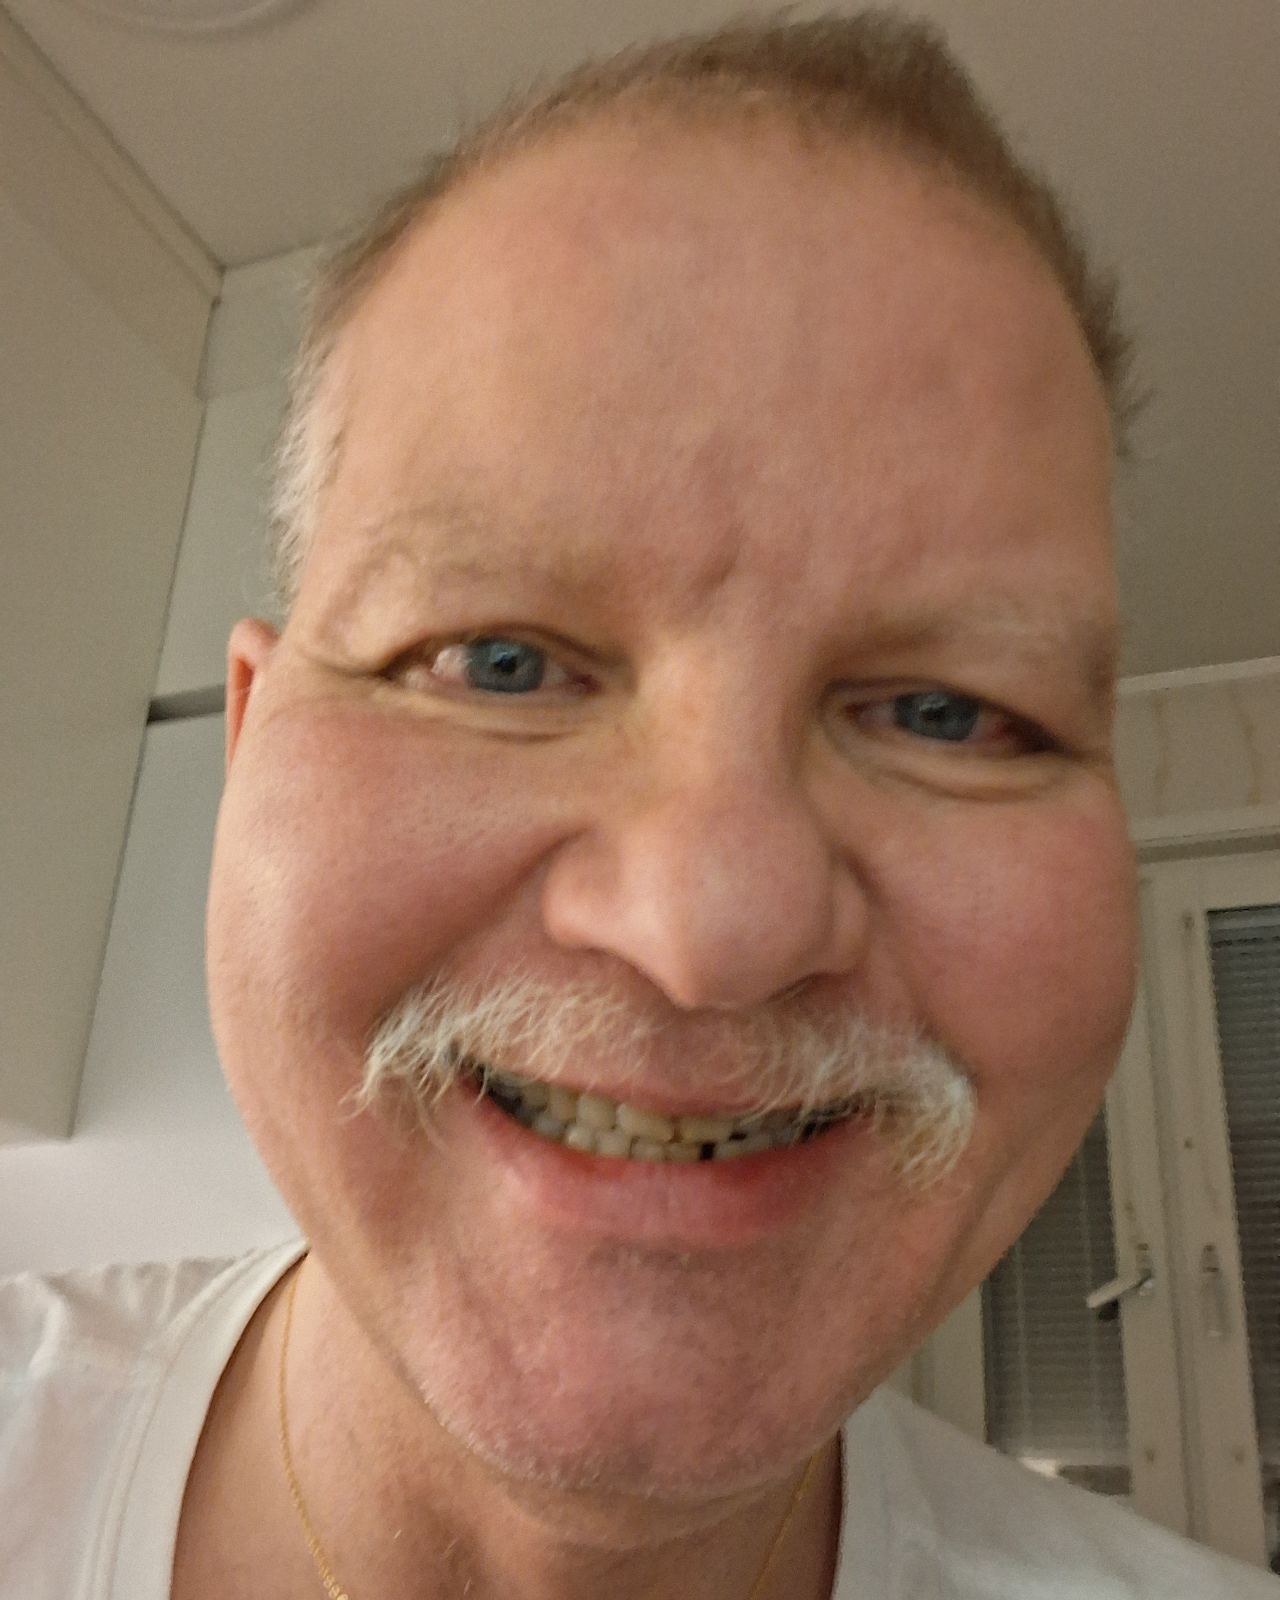
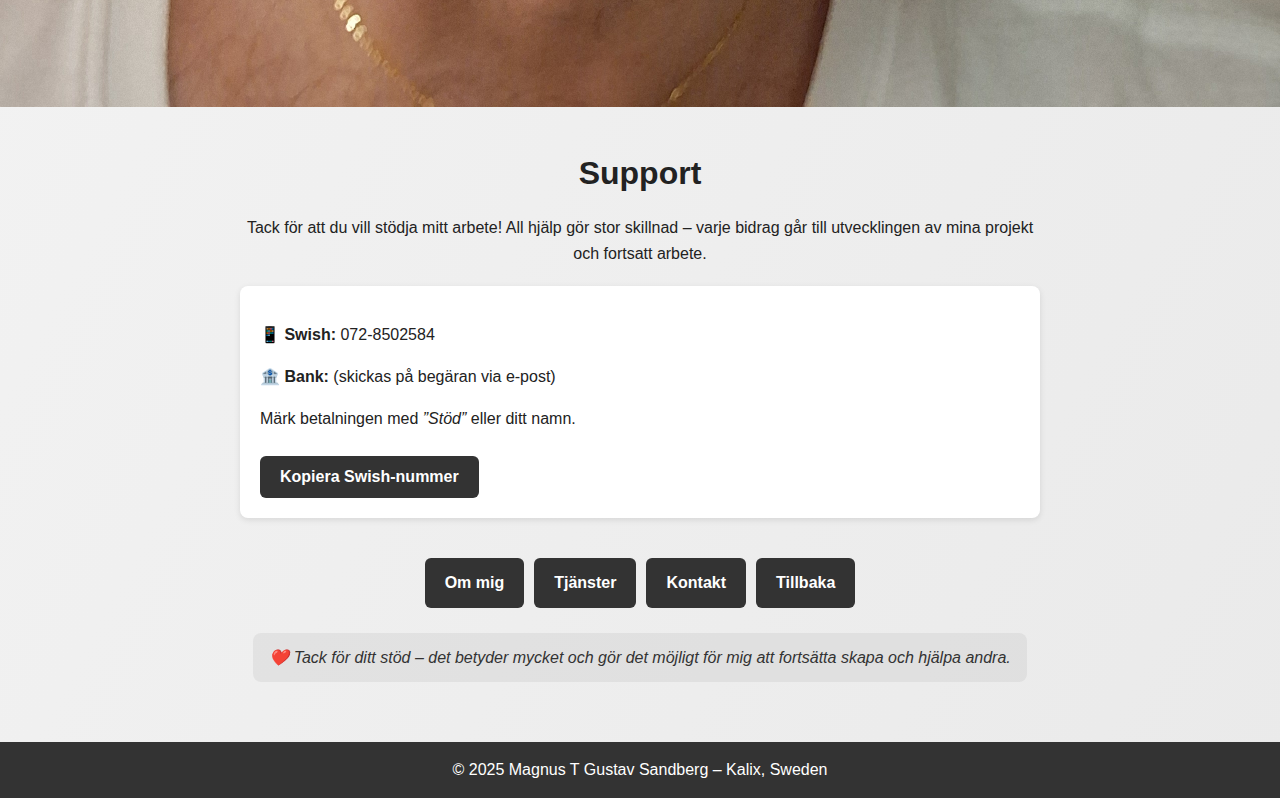
<file: support.html>
<!DOCTYPE html>
<html lang="sv">
<head>
  <meta charset="UTF-8" />
  <meta name="viewport" content="width=device-width, initial-scale=1.0" />
  <title>Support – Magnus T Gustav Sandberg</title>
  <style>
    body {
      font-family: Arial, sans-serif;
      margin: 0;
      padding: 0;
      background: linear-gradient(to bottom right, #f6f6f6, #eaeaea);
      color: #222;
      line-height: 1.6;
    }

    header img {
      width: 100%;
      height: auto;
      display: block;
    }

    main {
      padding: 20px;
      max-width: 800px;
      margin: 0 auto;
      text-align: center;
    }

    h1 {
      color: #222;
      margin-bottom: 15px;
    }

    p {
      margin-bottom: 15px;
    }

    .support-info {
      background: white;
      padding: 20px;
      border-radius: 8px;
      box-shadow: 0 2px 6px rgba(0, 0, 0, 0.1);
      margin-top: 20px;
      text-align: left;
    }

    .btn {
      display: inline-block;
      background-color: #333;
      color: white;
      text-decoration: none;
      padding: 12px 20px;
      border-radius: 6px;
      font-size: 16px;
      font-weight: bold;
      transition: background 0.2s;
      border: none;
      margin-top: 10px;
      cursor: pointer;
    }

    .btn:hover {
      background-color: #555;
    }

    .nav-buttons {
      display: flex;
      justify-content: center;
      flex-wrap: wrap;
      gap: 10px;
      margin-top: 30px;
    }

    .thankyou {
      margin-top: 25px;
      font-style: italic;
      color: #333;
      background: rgba(0, 0, 0, 0.05);
      padding: 12px 16px;
      border-radius: 8px;
      display: inline-block;
    }

    footer {
      text-align: center;
      padding: 15px;
      background-color: #333;
      color: white;
      margin-top: 40px;
    }
  </style>
</head>
<body>
  <header>
    <img src="magnus-irl.jpg" alt="Magnus T Gustav Sandberg" />
  </header>

  <main>
    <h1>Support</h1>
    <p>
      Tack för att du vill stödja mitt arbete!  
      All hjälp gör stor skillnad – varje bidrag går till utvecklingen av mina projekt och fortsatt arbete.
    </p>

    <div class="support-info">
      <p><strong>📱 Swish:</strong> 072-8502584</p>
      <p><strong>🏦 Bank:</strong> (skickas på begäran via e-post)</p>
      <p>Märk betalningen med <em>”Stöd”</em> eller ditt namn.</p>
      <button onclick="copySwish()" class="btn">Kopiera Swish-nummer</button>
    </div>

    <div class="nav-buttons">
      <a href="about.html" class="btn">Om mig</a>
      <a href="services.html" class="btn">Tjänster</a>
      <a href="contact.html" class="btn">Kontakt</a>
      <a href="index.html" class="btn">Tillbaka</a>
    </div>

    <div class="thankyou">
      ❤️ Tack för ditt stöd – det betyder mycket och gör det möjligt för mig att fortsätta skapa och hjälpa andra.
    </div>
  </main>

  <footer>
    © 2025 Magnus T Gustav Sandberg – Kalix, Sweden
  </footer>

  <script>
    function copySwish() {
      navigator.clipboard.writeText("072-8502584");
      alert("Swish-nummer kopierat!");
    }
  </script>
</body>
</html>
</file>
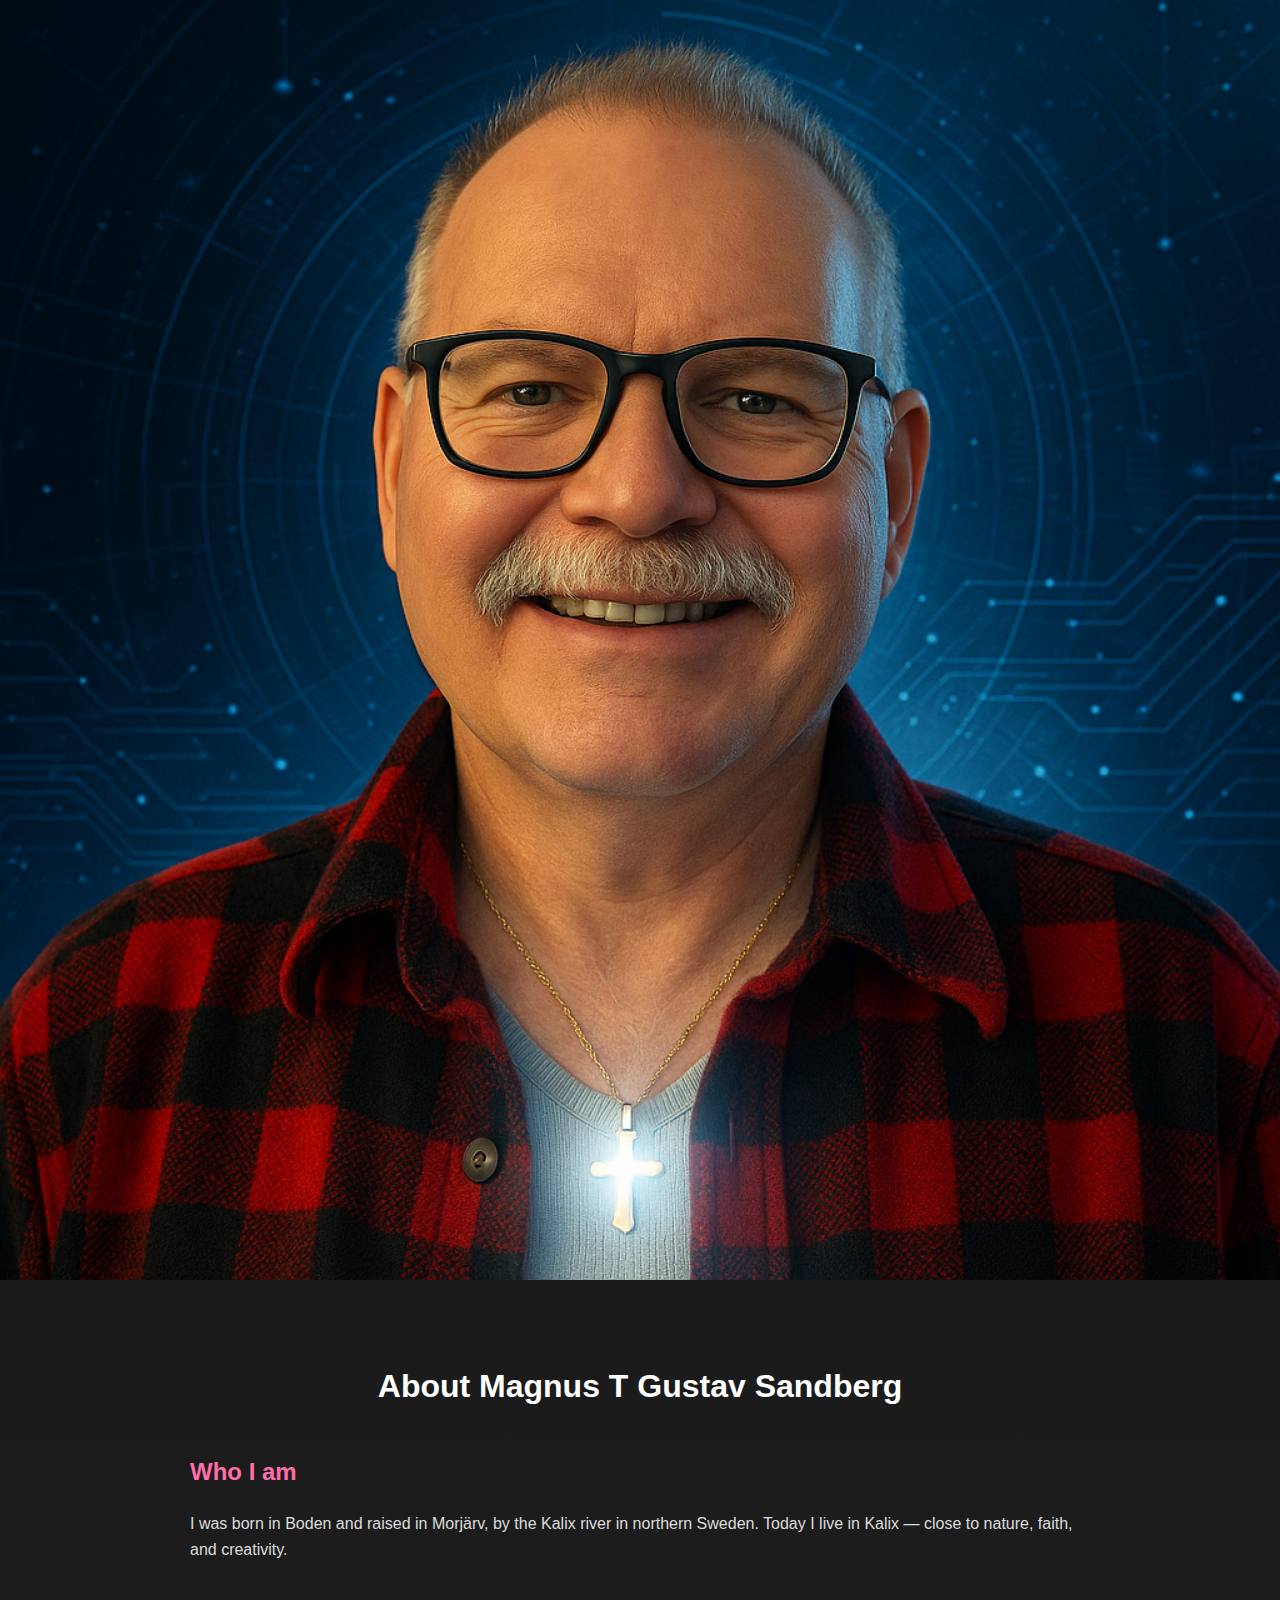
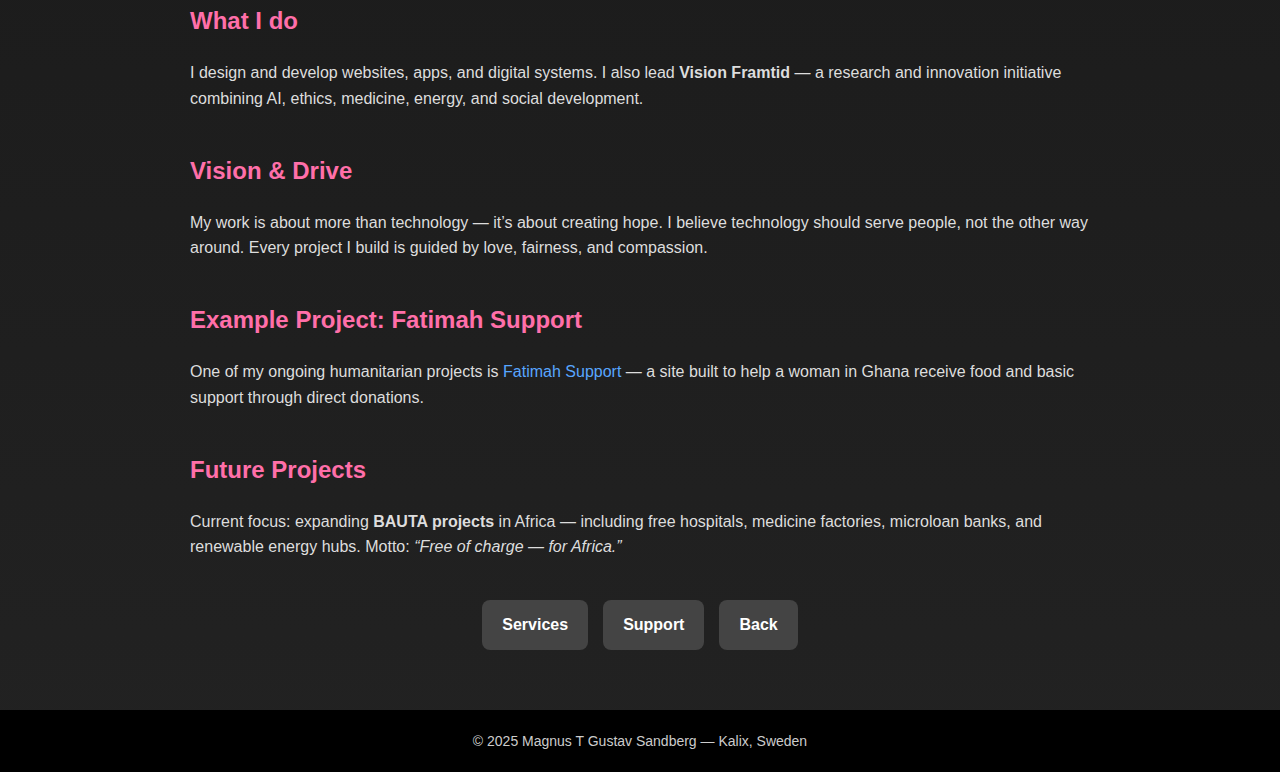
<file: en/about.html>
<!DOCTYPE html>
<html lang="en">
<head>
  <meta charset="UTF-8" />
  <meta name="viewport" content="width=device-width, initial-scale=1.0" />
  <title>About – Magnus T Gustav Sandberg</title>
  <meta name="description" content="Learn more about Magnus T Gustav Sandberg, his vision, projects, and the mission behind Vision Framtid." />
  <style>
    body {
      font-family: Arial, sans-serif;
      margin: 0;
      padding: 0;
      background: linear-gradient(to bottom, #111, #222);
      color: #eee;
      line-height: 1.6;
      text-align: left;
    }

    header img {
      width: 100%;
      height: auto;
      display: block;
    }

    main {
      max-width: 900px;
      margin: 40px auto;
      padding: 20px;
    }

    h1 {
      text-align: center;
      color: #fff;
      margin-bottom: 30px;
    }

    h2 {
      color: #ff6fa9;
      margin-top: 40px;
    }

    p {
      margin-bottom: 18px;
      color: #ddd;
    }

    a {
      color: #58a6ff;
      text-decoration: none;
    }

    a:hover {
      text-decoration: underline;
    }

    .buttons {
      display: flex;
      justify-content: center;
      gap: 15px;
      margin-top: 40px;
      flex-wrap: wrap;
    }

    .btn {
      background-color: #444;
      color: #fff;
      padding: 12px 20px;
      border-radius: 8px;
      font-weight: bold;
      text-decoration: none;
      transition: background 0.3s;
    }

    .btn:hover {
      background-color: #666;
    }

    footer {
      background: #000;
      text-align: center;
      color: #ccc;
      padding: 20px;
      margin-top: 40px;
      font-size: 14px;
    }
  </style>
</head>
<body>

  <header>
    <img src="../magnus-AI-2025.png" alt="Magnus T Gustav Sandberg" />
  </header>

  <main>
    <h1>About Magnus T Gustav Sandberg</h1>

    <h2>Who I am</h2>
    <p>
      I was born in Boden and raised in Morjärv, by the Kalix river in northern Sweden.  
      Today I live in Kalix — close to nature, faith, and creativity.
    </p>

    <h2>What I do</h2>
    <p>
      I design and develop websites, apps, and digital systems.  
      I also lead <strong>Vision Framtid</strong> — a research and innovation initiative combining AI, ethics, medicine, energy, and social development.
    </p>

    <h2>Vision & Drive</h2>
    <p>
      My work is about more than technology — it’s about creating hope.  
      I believe technology should serve people, not the other way around.  
      Every project I build is guided by love, fairness, and compassion.
    </p>

    <h2>Example Project: Fatimah Support</h2>
    <p>
      One of my ongoing humanitarian projects is  
      <a href="../fatimah-support/index.html" target="_blank">Fatimah Support</a> —  
      a site built to help a woman in Ghana receive food and basic support through direct donations.
    </p>

    <h2>Future Projects</h2>
    <p>
      Current focus: expanding <strong>BAUTA projects</strong> in Africa —  
      including free hospitals, medicine factories, microloan banks, and renewable energy hubs.  
      Motto: <em>“Free of charge — for Africa.”</em>
    </p>

    <div class="buttons">
      <a href="services.html" class="btn">Services</a>
      <a href="support.html" class="btn">Support</a>
      <a href="index.html" class="btn">Back</a>
    </div>
  </main>

  <footer>
    © 2025 Magnus T Gustav Sandberg — Kalix, Sweden
  </footer>

</body>
</html>
</file>
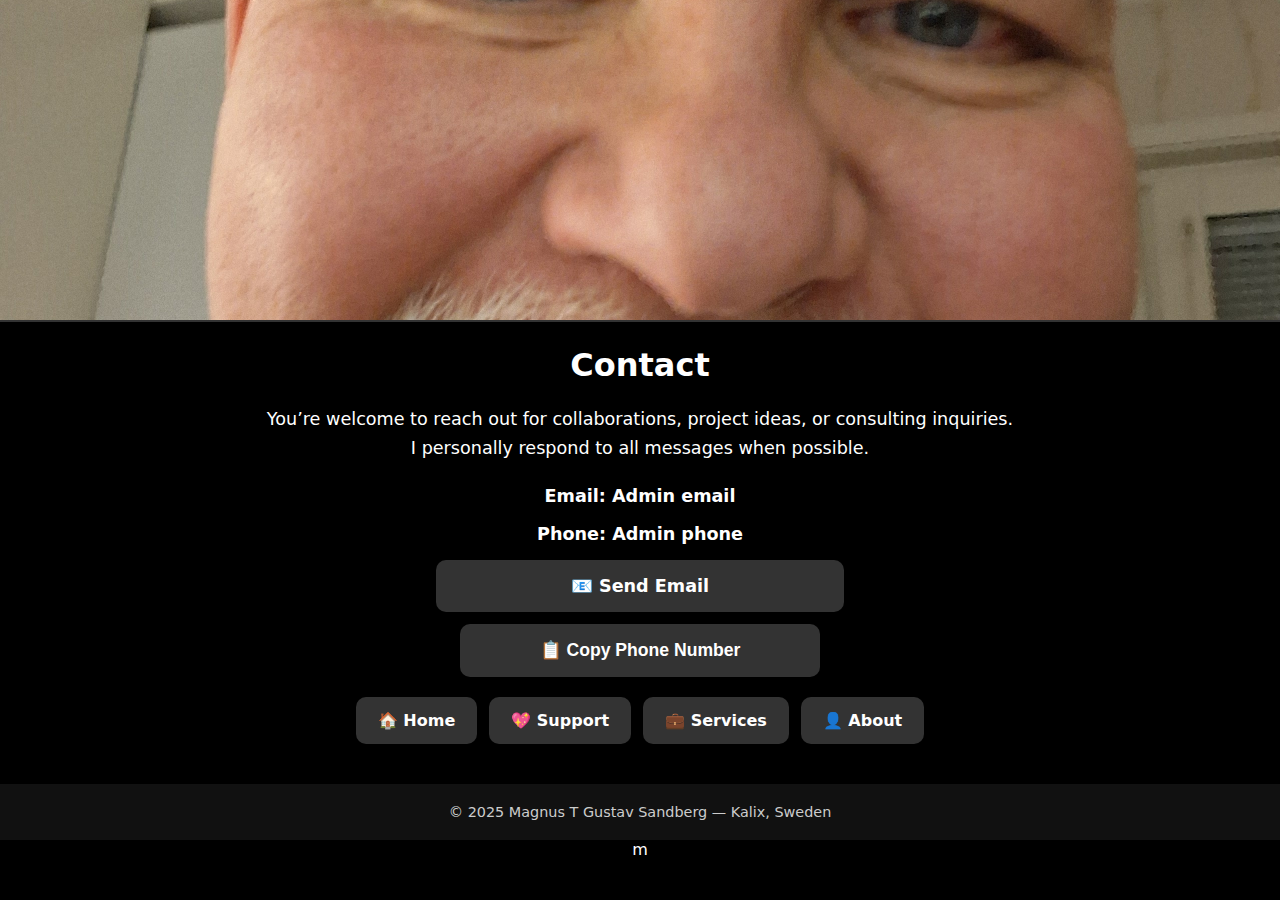
<file: en/contact.html>
<!DOCTYPE html>
<html lang="en">
<head>
  <meta charset="UTF-8" />
  <meta name="viewport" content="width=device-width, initial-scale=1.0" />
  <title>Contact – Magnus T Gustav Sandberg</title>
  <meta name="description" content="Contact Magnus T Gustav Sandberg – AI developer, visionary, and consultant based in Kalix, Sweden. Reach out for collaborations, ideas, or consulting projects.">
  <style>
    body {
      font-family: system-ui, sans-serif;
      background-color: #000;
      color: #fff;
      margin: 0;
      padding: 0;
      text-align: center;
    }
    img {
      width: 100%;
      max-height: 320px;
      object-fit: cover;
      border-bottom: 2px solid #333;
    }
    h1 {
      font-size: 2rem;
      margin-top: 20px;
      color: #fff;
    }
    p {
      font-size: 1.1rem;
      line-height: 1.6;
      margin: 10px 20px;
    }
    .info {
      font-size: 1.2rem;
      margin-top: 20px;
      font-weight: bold;
    }
    .btn, button.btn {
      display: block;
      background-color: #333;
      color: #fff;
      font-weight: bold;
      padding: 16px 24px;
      border: none;
      border-radius: 10px;
      margin: 12px auto;
      width: 85%;
      max-width: 360px;
      text-decoration: none;
      font-size: 1.1rem;
      box-shadow: 0 2px 4px rgba(0,0,0,0.5);
      cursor: pointer;
      transition: background-color 0.2s;
    }
    .btn:hover, button.btn:hover {
      background-color: #444;
    }
    .nav-row {
      display: flex;
      justify-content: center;
      flex-wrap: wrap;
      gap: 12px;
      margin-top: 20px;
    }
    .nav-row a {
      background-color: #333;
      color: #fff;
      font-weight: bold;
      padding: 14px 22px;
      border-radius: 10px;
      text-decoration: none;
      font-size: 1rem;
      box-shadow: 0 2px 4px rgba(0,0,0,0.5);
      transition: background-color 0.2s;
    }
    .nav-row a:hover {
      background-color: #444;
    }
    footer {
      background-color: #111;
      color: #ccc;
      font-size: 0.9rem;
      padding: 20px;
      margin-top: 40px;
    }
  </style>
</head>
<body>

  <img src="../public/magnus-irl.jpg" alt="Magnus T Gustav Sandberg" />

  <h1>Contact</h1>
  <p>You’re welcome to reach out for collaborations, project ideas, or consulting inquiries.<br>
  I personally respond to all messages when possible.</p>

  <div class="info">
    <p><strong>Email:</strong> Admin email</p>
    <p><strong>Phone:</strong> Admin phone</p>
  </div>

  <a href="mailto:magnus.lulea@proton.me" class="btn">📧 Send Email</a>
  <button class="btn" onclick="copyPhone()">📋 Copy Phone Number</button>

  <div class="nav-row">
    <a href="./index.html">🏠 Home</a>
    <a href="./support.html">💖 Support</a>
    <a href="./services.html">💼 Services</a>
    <a href="./about.html">👤 About</a>
  </div>

  <footer>
    © 2025 Magnus T Gustav Sandberg — Kalix, Sweden
  </footer>

  <script>
    function copyPhone() {
      navigator.clipboard.writeText('+46728502584');
      alert('📞 Phone number copied!');
    }
  </script>

</body>
</html>m
</file>
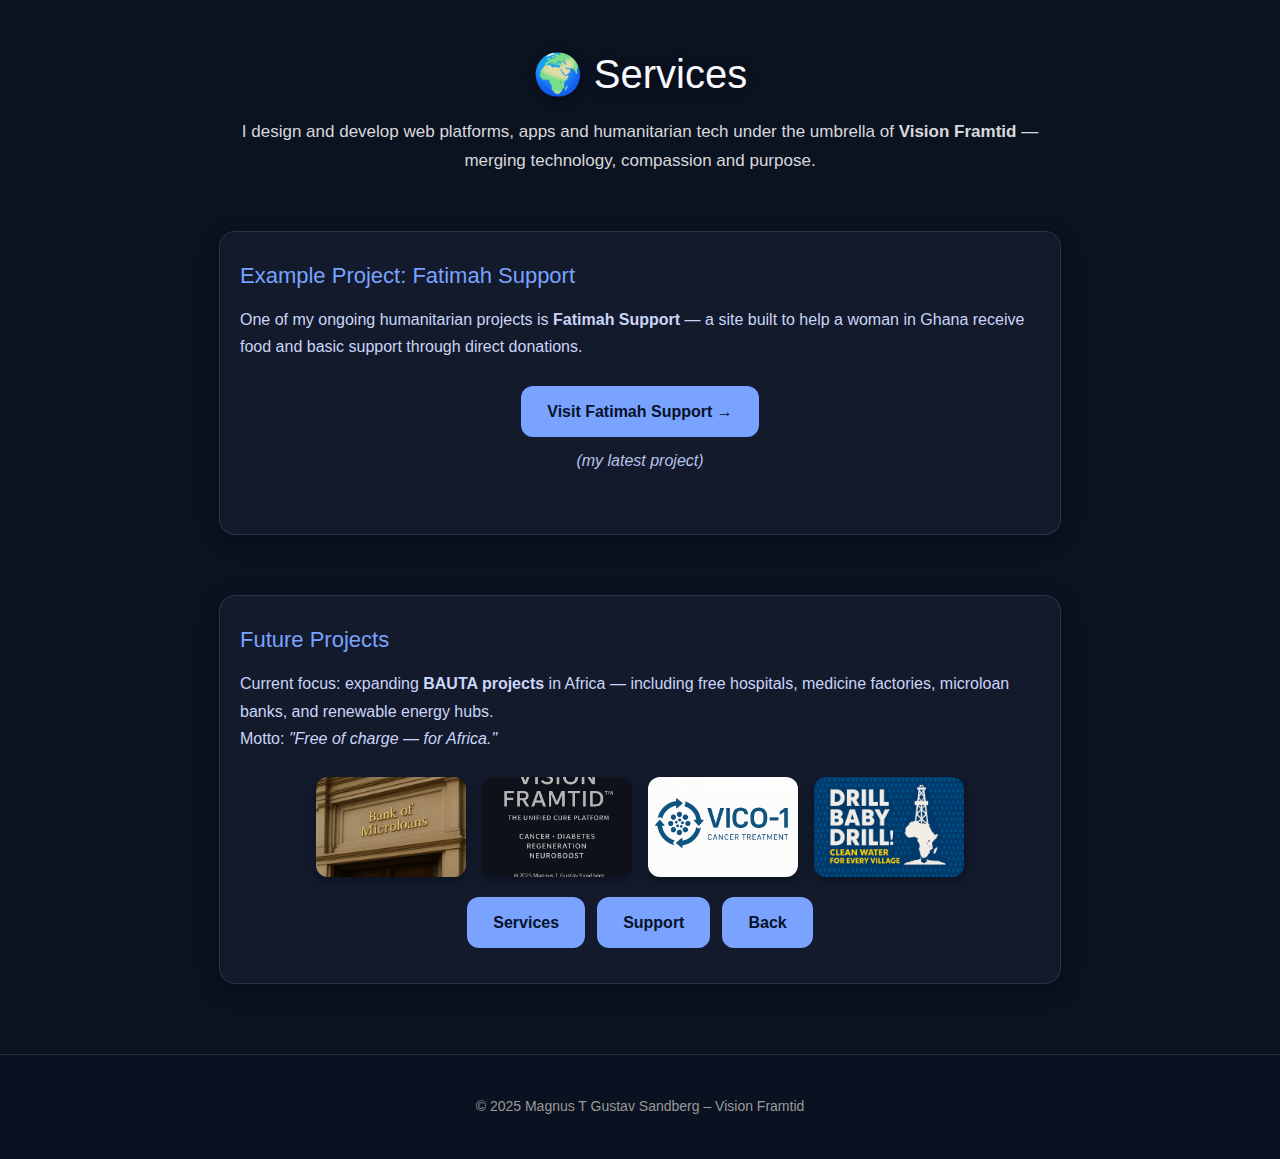
<file: en/services.html>
<!DOCTYPE html>
<html lang="en">
<head>
  <meta charset="UTF-8" />
  <meta name="viewport" content="width=device-width, initial-scale=1.0" />
  <title>🌍 Services – Magnus T Gustav Sandberg</title>
  <link rel="stylesheet" href="style.css?v=2" />

  <style>
    body {
      background: #0b1220;
      color: #f2f5ff;
      font-family: "Inter", sans-serif;
      margin: 0;
      text-align: center;
      line-height: 1.7;
    }

    h1 {
      font-size: clamp(28px, 5vw, 40px);
      margin: 40px 0 10px;
      color: #f8f9ff;
      text-shadow: 0 2px 10px rgba(0, 0, 0, 0.4);
    }

    p {
      max-width: 800px;
      margin: 0 auto 25px;
      color: rgba(255, 255, 255, 0.85);
      font-size: 17px;
    }

    .card {
      background: #121a2c;
      border-radius: 16px;
      margin: 30px auto;
      padding: 25px 20px 35px;
      max-width: 860px;
      box-shadow: 0 6px 20px rgba(0, 0, 0, 0.3);
      text-align: left;
    }

    .card h2 {
      color: #7aa2ff;
      font-size: 22px;
      margin-bottom: 12px;
    }

    .card p {
      color: #cbd5f7;
      font-size: 16px;
    }

    .btn {
      display: inline-block;
      background: #7aa2ff;
      color: #06122a;
      font-weight: 600;
      border: none;
      border-radius: 12px;
      padding: 12px 26px;
      cursor: pointer;
      font-size: 16px;
      text-decoration: none;
      transition: all 0.3s ease;
    }

    .btn:hover {
      background: #9bb8ff;
      transform: scale(1.05);
    }

    .button-group {
      margin-top: 20px;
      display: flex;
      flex-wrap: wrap;
      justify-content: center;
      gap: 12px;
    }

    .project-gallery {
      display: flex;
      flex-wrap: wrap;
      justify-content: center;
      gap: 16px;
      margin: 20px 0 10px;
    }

    .project-gallery img {
      width: 150px;
      height: 100px;
      object-fit: cover;
      border-radius: 12px;
      box-shadow: 0 4px 12px rgba(0, 0, 0, 0.3);
      transition: transform 0.3s ease, box-shadow 0.3s ease;
    }

    .project-gallery img:hover {
      transform: scale(1.05);
      box-shadow: 0 6px 18px rgba(0, 0, 0, 0.45);
    }

    footer {
      color: #999;
      font-size: 14px;
      padding: 40px 20px;
      border-top: 1px solid rgba(255, 255, 255, 0.1);
      margin-top: 40px;
    }
  </style>
</head>
<body>
  <h1>🌍 Services</h1>
  <p>
    I design and develop web platforms, apps and humanitarian tech under the umbrella of
    <strong>Vision Framtid</strong> — merging technology, compassion and purpose.
  </p>

  <!-- Project 1 -->
  <section class="card">
    <h2>Example Project: Fatimah Support</h2>
    <p>
      One of my ongoing humanitarian projects is <strong>Fatimah Support</strong> — a site built to help a woman in Ghana receive food and basic support through direct donations.
    </p>
    <div class="button-group">
      <a href="https://magnussandberg72.github.io/fatimah-support/index.html" target="_blank" class="btn">Visit Fatimah Support →</a>
    </div>
    <p style="text-align:center;margin-top:10px;font-style:italic;color:#b7c3ea;">(my latest project)</p>
  </section>

  <!-- Project 2 -->
  <section class="card">
    <h2>Future Projects</h2>
    <p>
      Current focus: expanding <strong>BAUTA projects</strong> in Africa — including free hospitals,
      medicine factories, microloan banks, and renewable energy hubs. <br>
      Motto: <em>"Free of charge — for Africa."</em>
    </p>

    <!-- 🔹 Gallery -->
    <div class="project-gallery">
      <img src="../public/microloans3.png" alt="Microloan Projects">
      <img src="../public/vision-framtid-2025.png" alt="Vision Framtid">
      <img src="../public/vico1-visionframtid.png" alt="VICO-1 Medical AI">
      <img src="../public/BAUTA-waterwellsdrilling.png" alt="BAUTA Water Wells Drilling Project">
    </div>

    <!-- 🔹 Buttons -->
    <div class="button-group">
      <a href="services.html" class="btn">Services</a>
      <a href="support.html" class="btn">Support</a>
      <a href="index.html" class="btn">Back</a>
    </div>
  </section>

  <footer>
    © 2025 Magnus T Gustav Sandberg – Vision Framtid
  </footer>
</body>
</html>
</file>
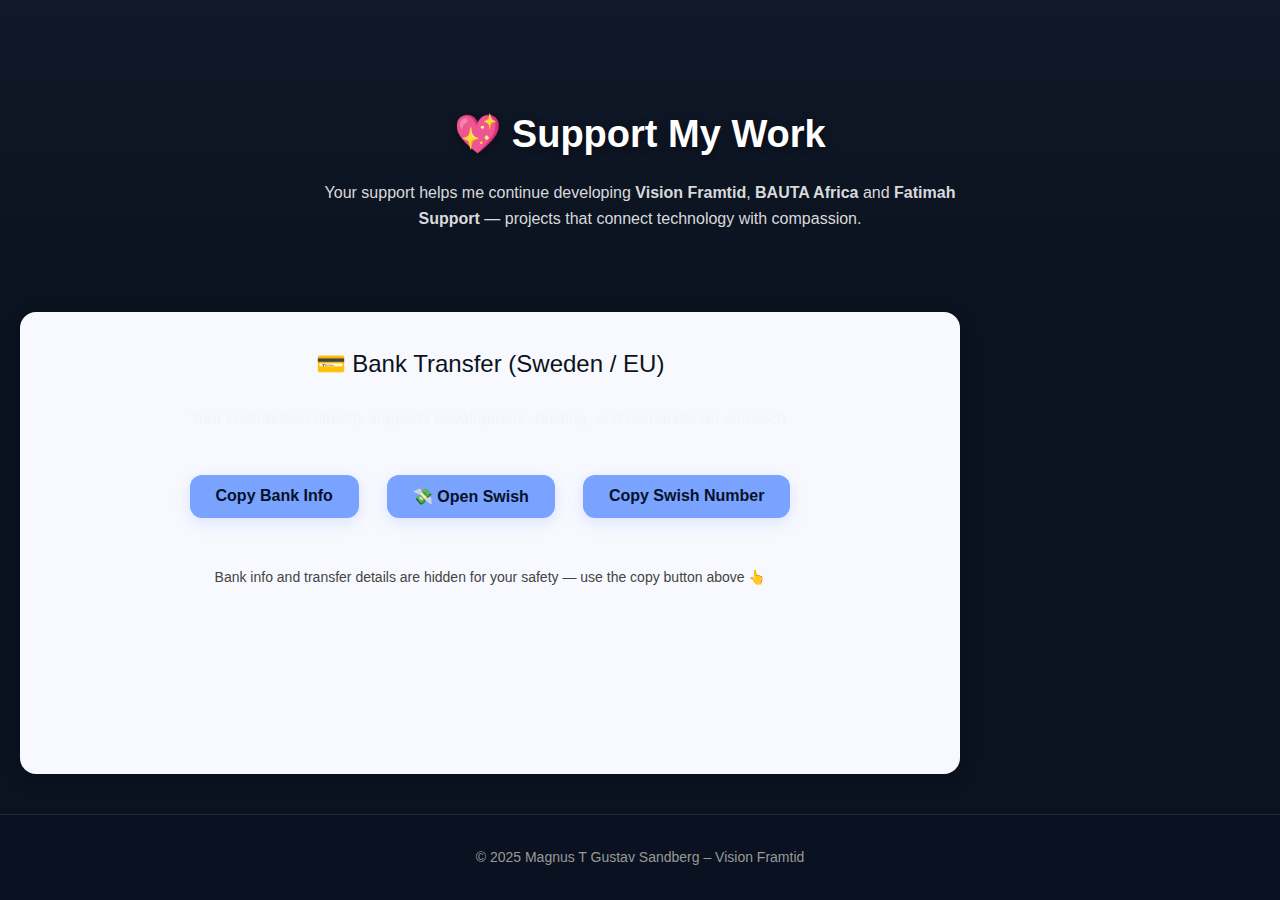
<file: en/support.html>
<!DOCTYPE html>
<html lang="en">
<head>
  <meta charset="UTF-8" />
  <meta name="viewport" content="width=device-width, initial-scale=1.0" />
  <title>💖 Support My Work</title>
  <link rel="stylesheet" href="style.css?v=2">
  <style>
    body {
      background: #0b1220;
      color: #f2f5ff;
      font-family: "Inter", sans-serif;
      text-align: center;
      margin: 0;
    }

    .hero {
      padding: 60px 20px 40px;
      background: linear-gradient(180deg, #111827 0%, #0b1220 100%);
    }

    .hero h1 {
      font-size: clamp(28px, 5vw, 38px);
      font-weight: 700;
      color: #fff;
      margin-bottom: 12px;
      text-shadow: 0 2px 10px rgba(0,0,0,0.4);
    }

    .hero p {
      max-width: 640px;
      margin: 0 auto;
      line-height: 1.6;
      color: rgba(255,255,255,0.85);
    }

    main {
      background: #f8f9ff;
      color: #111;
      border-radius: 16px;
      margin: 40px 20px;
      padding: 30px 20px 50px;
      box-shadow: 0 6px 20px rgba(0,0,0,0.2);
    }

    h2 {
      margin-top: 0;
      font-size: 24px;
      color: #0b1220;
    }

    p {
      font-size: 16px;
      line-height: 1.7;
    }

    .button-group {
      margin-top: 25px;
      display: flex;
      justify-content: center;
      flex-wrap: wrap;
      gap: 12px;
    }

    .btn {
      background: #7aa2ff;
      color: #06122a;
      font-weight: 600;
      border: none;
      border-radius: 12px;
      padding: 12px 26px;
      cursor: pointer;
      font-size: 16px;
      transition: all 0.3s ease;
    }

    .btn:hover {
      background: #9bb8ff;
      transform: scale(1.05);
    }

    footer {
      color: #999;
      font-size: 14px;
      padding: 30px 20px;
      border-top: 1px solid rgba(255,255,255,0.1);
    }
  </style>
</head>
<body>
  <section class="hero">
    <h1>💖 Support My Work</h1>
    <p>Your support helps me continue developing <strong>Vision Framtid</strong>, <strong>BAUTA Africa</strong> and <strong>Fatimah Support</strong> — projects that connect technology with compassion.</p>
  </section>

  <main>
    <h2>💳 Bank Transfer (Sweden / EU)</h2>
    <p>Your contribution directly supports development, hosting, and humanitarian outreach.</p>

    <div class="button-group">
      <button class="btn" onclick="copyBank()">Copy Bank Info</button>
      <button class="btn" onclick="openSwish()">💸 Open Swish</button>
      <button class="btn" onclick="copySwish()">Copy Swish Number</button>
    </div>

    <p style="margin-top:30px;font-size:14px;color:#444;">
      Bank info and transfer details are hidden for your safety — use the copy button above 👆
    </p>
  </main>

  <footer>
    © 2025 Magnus T Gustav Sandberg – Vision Framtid
  </footer>

  <script>
    // 🔒 Dold bankinformation
    const bankInfo = `
    Handelsbanken
    Clearing: 6201
    Account: 943 291 011
    IBAN: SE43 6000 0000 0009 4329 1011
    BIC: HANDSESS
    `;

    const swishNumber = "072-8502584";

    function copyBank() {
      navigator.clipboard.writeText(bankInfo.trim());
      alert("✅ Bank details copied to clipboard");
    }

    function openSwish() {
      window.location.href = "swish://";
    }

    function copySwish() {
      navigator.clipboard.writeText(swishNumber);
      alert("✅ Swish number copied");
    }
  </script>
</body>
</html>
</file>
<file: en/style.css>
/* ===========================
   Magnus English Site – v2 Style
   =========================== */

/* 🎨 COLORS & BASE VARIABLES */
:root {
  --bg-dark: #0b1220;
  --bg-gradient: linear-gradient(180deg, #0b1220 0%, #162345 100%);
  --text: #f2f5ff;
  --muted: #b7c3ea;
  --accent: #7aa2ff;
  --btn-bg: #7aa2ff;
  --btn-hover: #9bb8ff;
  --btn-text: #06122a;
}

/* 🩶 GLOBAL RESET & BASE STYLE */
body {
  margin: 0;
  font-family: "Inter", system-ui, sans-serif;
  background: var(--bg-gradient);
  color: var(--text);
  line-height: 1.8;
  display: flex;
  flex-direction: column;
  min-height: 100vh;
  text-align: center;
  overflow-x: hidden;
}

main {
  flex: 1;
  max-width: 900px;
  margin: 0 auto;
  padding: 40px 24px 60px;
}

/* 🏷️ TITLES */
h1, h2, h3 {
  color: var(--text);
  margin: 0 0 20px;
  font-weight: 500;
}

h1 {
  font-size: clamp(26px, 5vw, 42px);
  margin-top: 40px;
}

h2 {
  font-size: clamp(22px, 4vw, 30px);
  color: #dbe3ff;
}

/* ✍️ PARAGRAPHS */
p {
  margin: 14px 0;
  color: var(--text);
}

p.small {
  color: var(--muted);
  font-size: 14px;
}

/* 🔘 BUTTONS */
a.button,
button {
  display: inline-block;
  background: var(--btn-bg);
  color: var(--btn-text);
  padding: 14px 28px;
  border-radius: 14px;
  font-weight: 700;
  font-size: 16px;
  text-decoration: none;
  margin: 18px 8px;
  transition: background 0.3s, transform 0.2s, box-shadow 0.3s;
  box-shadow: 0 4px 15px rgba(122,162,255,0.25);
  border: none;
  cursor: pointer;
}

a.button:hover,
button:hover {
  background: var(--btn-hover);
  transform: scale(1.05);
  box-shadow: 0 6px 20px rgba(122,162,255,0.4);
}

/* 💬 QUOTES */
.quote {
  font-style: italic;
  color: var(--muted);
  margin: 30px 0;
}

/* 📦 CARDS */
.card {
  background: rgba(255,255,255,0.03);
  border: 1px solid rgba(255,255,255,0.1);
  border-radius: 16px;
  padding: 24px;
  margin: 20px 0;
  box-shadow: 0 4px 20px rgba(0,0,0,0.25);
}

/* 📸 IMAGES */
img.responsive {
  width: 100%;
  height: auto;
  border-radius: 12px;
  display: block;
  margin: 0 auto;
}

/* 🧭 FOOTER */
footer {
  text-align: center;
  padding: 30px 20px 40px;
  border-top: 1px solid rgba(255,255,255,0.1);
  background: #0a1120;
}

footer a {
  color: var(--accent);
  text-decoration: none;
  margin: 0 8px;
  font-weight: 500;
}

footer a:hover {
  text-decoration: underline;
}

/* 🪄 FADE IMAGE WRAPPER */
.fade {
  position: relative;
  width: 100%;
  height: 160px;
  background: linear-gradient(to bottom, rgba(11,18,32,0) 0%, #0b1220 100%);
  margin-top: -160px;
}

/* 📱 MOBILE OPTIMIZATION */
@media (max-width: 600px) {
  h1 {
    font-size: 28px;
    margin-top: 24px;
  }

  main {
    padding: 30px 18px 60px;
  }

  a.button,
  button {
    width: 85%;
    margin: 12px auto;
  }
}
</file>
